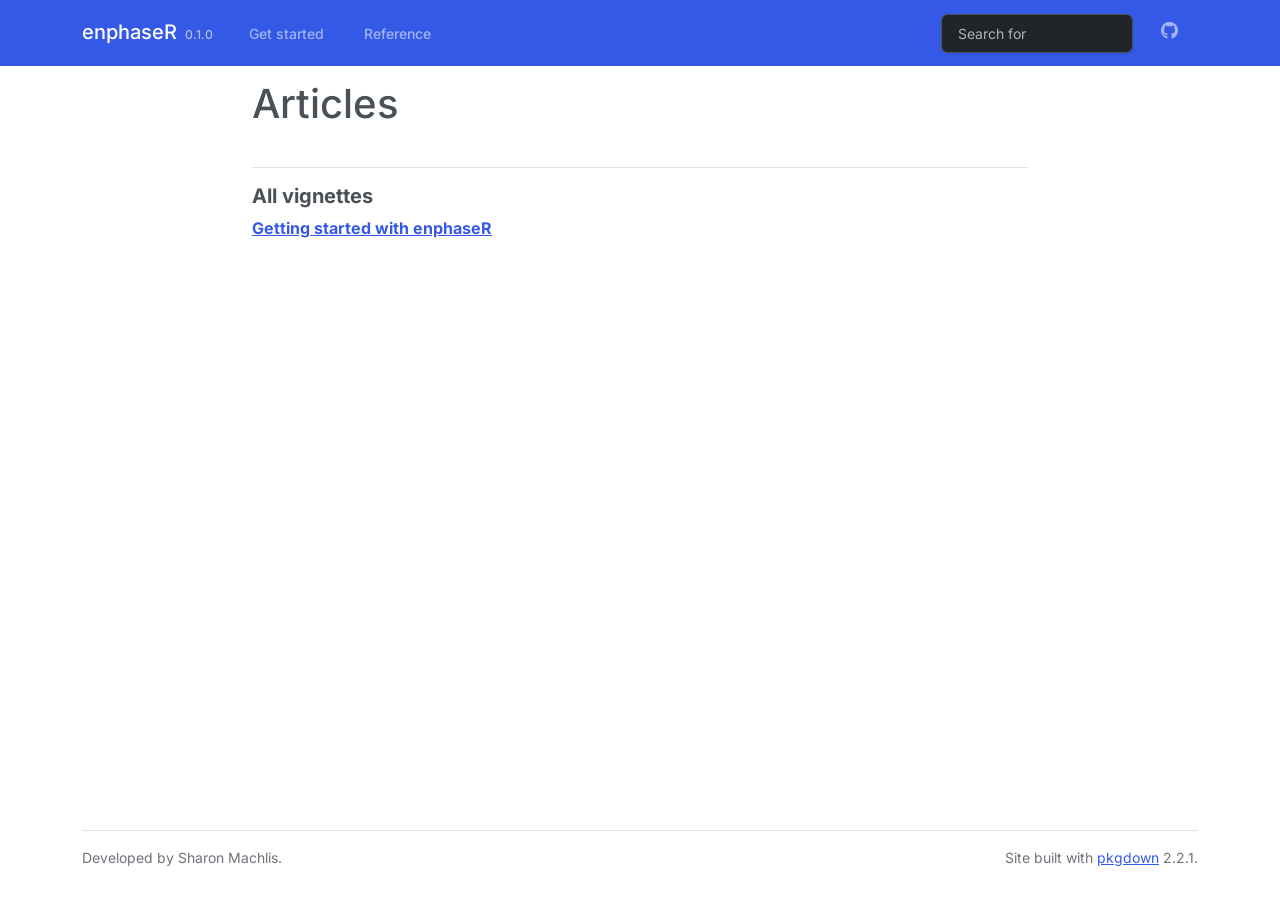
<file: articles/index.html>
<!DOCTYPE html>
<!-- Generated by pkgdown: do not edit by hand --><html lang="en"><head><meta http-equiv="Content-Type" content="text/html; charset=UTF-8"><meta charset="utf-8"><meta http-equiv="X-UA-Compatible" content="IE=edge"><meta name="viewport" content="width=device-width, initial-scale=1, shrink-to-fit=no"><title>Articles • enphaseR</title><script src="../deps/jquery-3.6.0/jquery-3.6.0.min.js"></script><meta name="viewport" content="width=device-width, initial-scale=1, shrink-to-fit=no"><link href="../deps/bootstrap-5.3.8/bootstrap.min.css" rel="stylesheet"><script src="../deps/bootstrap-5.3.8/bootstrap.bundle.min.js"></script><link href="../deps/font-awesome-6.5.2/css/all.min.css" rel="stylesheet"><link href="../deps/font-awesome-6.5.2/css/v4-shims.min.css" rel="stylesheet"><script src="../deps/headroom-0.11.0/headroom.min.js"></script><script src="../deps/headroom-0.11.0/jQuery.headroom.min.js"></script><script src="../deps/bootstrap-toc-1.0.1/bootstrap-toc.min.js"></script><script src="../deps/clipboard.js-2.0.11/clipboard.min.js"></script><script src="../deps/search-1.0.0/autocomplete.jquery.min.js"></script><script src="../deps/search-1.0.0/fuse.min.js"></script><script src="../deps/search-1.0.0/mark.min.js"></script><!-- pkgdown --><script src="../pkgdown.js"></script><meta property="og:title" content="Articles"></head><body>
    <a href="#main" class="visually-hidden-focusable">Skip to contents</a>


    <nav class="navbar navbar-expand-lg fixed-top bg-primary" data-bs-theme="dark" aria-label="Site navigation"><div class="container">

    <a class="navbar-brand me-2" href="../index.html">enphaseR</a>

    <small class="nav-text text-muted me-auto" data-bs-toggle="tooltip" data-bs-placement="bottom" title="">0.1.0</small>


    <button class="navbar-toggler" type="button" data-bs-toggle="collapse" data-bs-target="#navbar" aria-controls="navbar" aria-expanded="false" aria-label="Toggle navigation">
      <span class="navbar-toggler-icon"></span>
    </button>

    <div id="navbar" class="collapse navbar-collapse ms-3">
      <ul class="navbar-nav me-auto"><li class="nav-item"><a class="nav-link" href="../articles/enphaseR.html">Get started</a></li>
<li class="nav-item"><a class="nav-link" href="../reference/index.html">Reference</a></li>
      </ul><ul class="navbar-nav"><li class="nav-item"><form class="form-inline" role="search">
 <input class="form-control" type="search" name="search-input" id="search-input" autocomplete="off" aria-label="Search site" placeholder="Search for" data-search-index="../search.json"></form></li>
<li class="nav-item"><a class="external-link nav-link" href="https://github.com/smach/enphaseR/" aria-label="GitHub"><span class="fa fab fa-github fa-lg"></span></a></li>
      </ul></div>


  </div>
</nav><div class="container template-article-index">
<div class="row">
  <main id="main" class="col-md-9"><div class="page-header">

      <h1>Articles</h1>
    </div>

    <div class="section ">
      <h3>All vignettes</h3>
      <div class="section-desc"></div>

      <dl><dt><a href="enphaseR.html">Getting started with enphaseR</a></dt>
        <dd>
      </dd></dl></div>
  </main></div>


    <footer><div class="pkgdown-footer-left">
  <p>Developed by Sharon Machlis.</p>
</div>

<div class="pkgdown-footer-right">
  <p>Site built with <a href="https://pkgdown.r-lib.org/" class="external-link">pkgdown</a> 2.2.1.</p>
</div>

    </footer></div>





  </body></html>
</file>
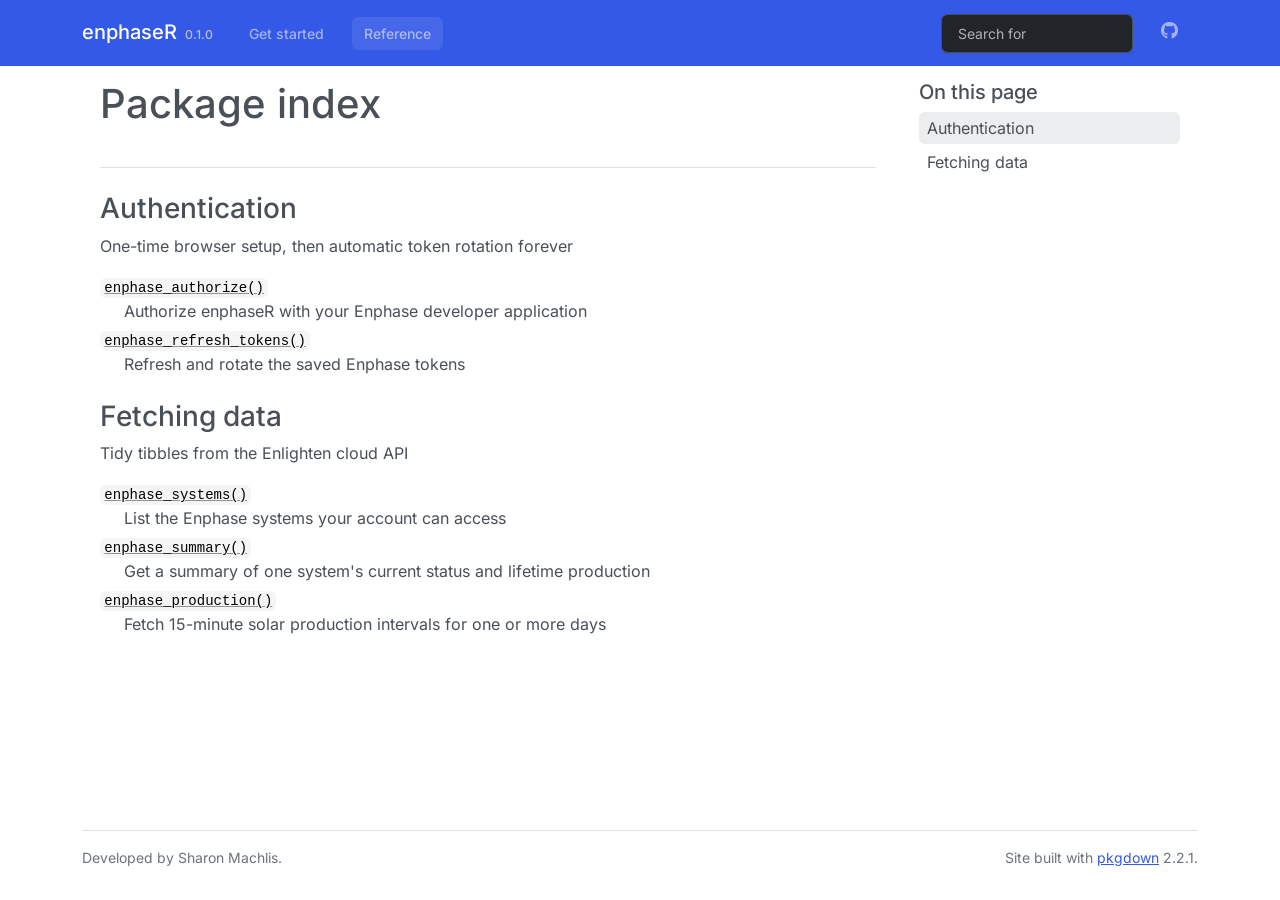
<file: reference/index.html>
<!DOCTYPE html>
<!-- Generated by pkgdown: do not edit by hand --><html lang="en"><head><meta http-equiv="Content-Type" content="text/html; charset=UTF-8"><meta charset="utf-8"><meta http-equiv="X-UA-Compatible" content="IE=edge"><meta name="viewport" content="width=device-width, initial-scale=1, shrink-to-fit=no"><title>Package index • enphaseR</title><script src="../deps/jquery-3.6.0/jquery-3.6.0.min.js"></script><meta name="viewport" content="width=device-width, initial-scale=1, shrink-to-fit=no"><link href="../deps/bootstrap-5.3.8/bootstrap.min.css" rel="stylesheet"><script src="../deps/bootstrap-5.3.8/bootstrap.bundle.min.js"></script><link href="../deps/font-awesome-6.5.2/css/all.min.css" rel="stylesheet"><link href="../deps/font-awesome-6.5.2/css/v4-shims.min.css" rel="stylesheet"><script src="../deps/headroom-0.11.0/headroom.min.js"></script><script src="../deps/headroom-0.11.0/jQuery.headroom.min.js"></script><script src="../deps/bootstrap-toc-1.0.1/bootstrap-toc.min.js"></script><script src="../deps/clipboard.js-2.0.11/clipboard.min.js"></script><script src="../deps/search-1.0.0/autocomplete.jquery.min.js"></script><script src="../deps/search-1.0.0/fuse.min.js"></script><script src="../deps/search-1.0.0/mark.min.js"></script><!-- pkgdown --><script src="../pkgdown.js"></script><meta property="og:title" content="Package index"></head><body>
    <a href="#main" class="visually-hidden-focusable">Skip to contents</a>


    <nav class="navbar navbar-expand-lg fixed-top bg-primary" data-bs-theme="dark" aria-label="Site navigation"><div class="container">

    <a class="navbar-brand me-2" href="../index.html">enphaseR</a>

    <small class="nav-text text-muted me-auto" data-bs-toggle="tooltip" data-bs-placement="bottom" title="">0.1.0</small>


    <button class="navbar-toggler" type="button" data-bs-toggle="collapse" data-bs-target="#navbar" aria-controls="navbar" aria-expanded="false" aria-label="Toggle navigation">
      <span class="navbar-toggler-icon"></span>
    </button>

    <div id="navbar" class="collapse navbar-collapse ms-3">
      <ul class="navbar-nav me-auto"><li class="nav-item"><a class="nav-link" href="../articles/enphaseR.html">Get started</a></li>
<li class="active nav-item"><a class="nav-link" href="../reference/index.html">Reference</a></li>
      </ul><ul class="navbar-nav"><li class="nav-item"><form class="form-inline" role="search">
 <input class="form-control" type="search" name="search-input" id="search-input" autocomplete="off" aria-label="Search site" placeholder="Search for" data-search-index="../search.json"></form></li>
<li class="nav-item"><a class="external-link nav-link" href="https://github.com/smach/enphaseR/" aria-label="GitHub"><span class="fa fab fa-github fa-lg"></span></a></li>
      </ul></div>


  </div>
</nav><div class="container template-reference-index">
<div class="row">
  <main id="main" class="col-md-9"><div class="page-header">

      <h1>Package index</h1>
    </div>

    <div class="section level2">
      <h2 id="authentication">Authentication<a class="anchor" aria-label="anchor" href="#authentication"></a></h2>

      <div class="section-desc"><p>One-time browser setup, then automatic token rotation forever</p></div>

      <dl></dl></div><div class="section level2">




      <dl><dt>

          <code><a href="enphase_authorize.html">enphase_authorize()</a></code>

        </dt>
        <dd>Authorize enphaseR with your Enphase developer application</dd>

        <dt>

          <code><a href="enphase_refresh_tokens.html">enphase_refresh_tokens()</a></code>

        </dt>
        <dd>Refresh and rotate the saved Enphase tokens</dd>
      </dl></div><div class="section level2">
      <h2 id="fetching-data">Fetching data<a class="anchor" aria-label="anchor" href="#fetching-data"></a></h2>

      <div class="section-desc"><p>Tidy tibbles from the Enlighten cloud API</p></div>

      <dl></dl></div><div class="section level2">




      <dl><dt>

          <code><a href="enphase_systems.html">enphase_systems()</a></code>

        </dt>
        <dd>List the Enphase systems your account can access</dd>

        <dt>

          <code><a href="enphase_summary.html">enphase_summary()</a></code>

        </dt>
        <dd>Get a summary of one system's current status and lifetime production</dd>

        <dt>

          <code><a href="enphase_production.html">enphase_production()</a></code>

        </dt>
        <dd>Fetch 15-minute solar production intervals for one or more days</dd>
      </dl></div>
  </main><aside class="col-md-3"><nav id="toc" aria-label="Table of contents"><h2>On this page</h2>
    </nav></aside></div>


    <footer><div class="pkgdown-footer-left">
  <p>Developed by Sharon Machlis.</p>
</div>

<div class="pkgdown-footer-right">
  <p>Site built with <a href="https://pkgdown.r-lib.org/" class="external-link">pkgdown</a> 2.2.1.</p>
</div>

    </footer></div>





  </body></html>
</file>
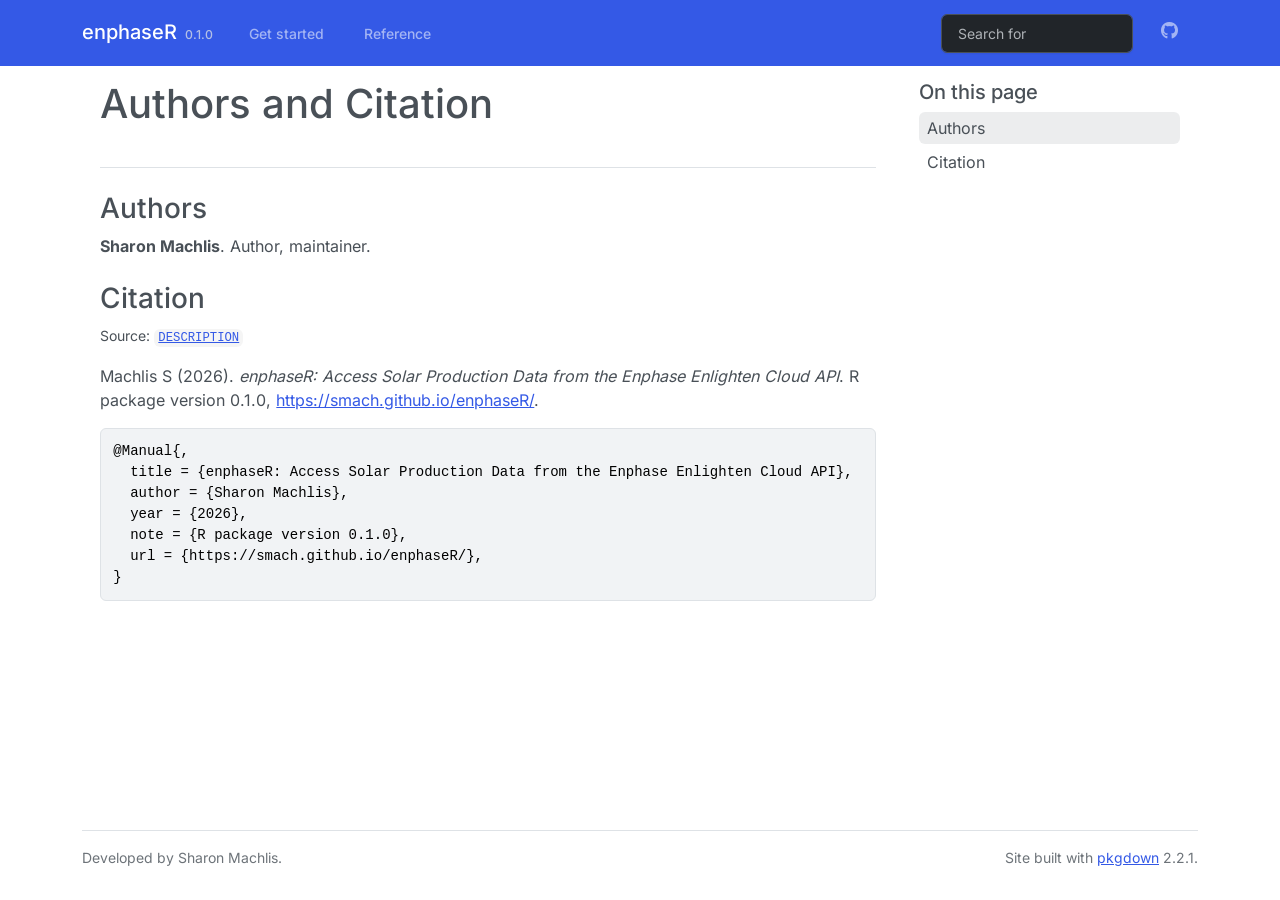
<file: authors.html>
<!DOCTYPE html>
<!-- Generated by pkgdown: do not edit by hand --><html lang="en"><head><meta http-equiv="Content-Type" content="text/html; charset=UTF-8"><meta charset="utf-8"><meta http-equiv="X-UA-Compatible" content="IE=edge"><meta name="viewport" content="width=device-width, initial-scale=1, shrink-to-fit=no"><title>Authors and Citation • enphaseR</title><script src="deps/jquery-3.6.0/jquery-3.6.0.min.js"></script><meta name="viewport" content="width=device-width, initial-scale=1, shrink-to-fit=no"><link href="deps/bootstrap-5.3.8/bootstrap.min.css" rel="stylesheet"><script src="deps/bootstrap-5.3.8/bootstrap.bundle.min.js"></script><link href="deps/font-awesome-6.5.2/css/all.min.css" rel="stylesheet"><link href="deps/font-awesome-6.5.2/css/v4-shims.min.css" rel="stylesheet"><script src="deps/headroom-0.11.0/headroom.min.js"></script><script src="deps/headroom-0.11.0/jQuery.headroom.min.js"></script><script src="deps/bootstrap-toc-1.0.1/bootstrap-toc.min.js"></script><script src="deps/clipboard.js-2.0.11/clipboard.min.js"></script><script src="deps/search-1.0.0/autocomplete.jquery.min.js"></script><script src="deps/search-1.0.0/fuse.min.js"></script><script src="deps/search-1.0.0/mark.min.js"></script><!-- pkgdown --><script src="pkgdown.js"></script><meta property="og:title" content="Authors and Citation"></head><body>
    <a href="#main" class="visually-hidden-focusable">Skip to contents</a>


    <nav class="navbar navbar-expand-lg fixed-top bg-primary" data-bs-theme="dark" aria-label="Site navigation"><div class="container">

    <a class="navbar-brand me-2" href="index.html">enphaseR</a>

    <small class="nav-text text-muted me-auto" data-bs-toggle="tooltip" data-bs-placement="bottom" title="">0.1.0</small>


    <button class="navbar-toggler" type="button" data-bs-toggle="collapse" data-bs-target="#navbar" aria-controls="navbar" aria-expanded="false" aria-label="Toggle navigation">
      <span class="navbar-toggler-icon"></span>
    </button>

    <div id="navbar" class="collapse navbar-collapse ms-3">
      <ul class="navbar-nav me-auto"><li class="nav-item"><a class="nav-link" href="articles/enphaseR.html">Get started</a></li>
<li class="nav-item"><a class="nav-link" href="reference/index.html">Reference</a></li>
      </ul><ul class="navbar-nav"><li class="nav-item"><form class="form-inline" role="search">
 <input class="form-control" type="search" name="search-input" id="search-input" autocomplete="off" aria-label="Search site" placeholder="Search for" data-search-index="search.json"></form></li>
<li class="nav-item"><a class="external-link nav-link" href="https://github.com/smach/enphaseR/" aria-label="GitHub"><span class="fa fab fa-github fa-lg"></span></a></li>
      </ul></div>


  </div>
</nav><div class="container template-citation-authors">
<div class="row">
  <main id="main" class="col-md-9"><div class="page-header">

      <h1>Authors and Citation</h1>
    </div>

    <div class="section level2">
      <h2>Authors</h2>

      <ul class="list-unstyled"><li>
          <p><strong>Sharon Machlis</strong>. Author, maintainer.
          </p>
        </li>
      </ul></div>

    <div class="section level2">
      <h2 id="citation">Citation</h2>
      <p><small class="dont-index">Source: <a href="https://github.com/smach/enphaseR/blob/main/DESCRIPTION" class="external-link"><code>DESCRIPTION</code></a></small></p>

      <p>Machlis S (2026).
<em>enphaseR: Access Solar Production Data from the Enphase Enlighten Cloud API</em>.
R package version 0.1.0, <a href="https://smach.github.io/enphaseR/">https://smach.github.io/enphaseR/</a>.
</p>
      <pre>@Manual{,
  title = {enphaseR: Access Solar Production Data from the Enphase Enlighten Cloud API},
  author = {Sharon Machlis},
  year = {2026},
  note = {R package version 0.1.0},
  url = {https://smach.github.io/enphaseR/},
}</pre>
    </div>

  </main><aside class="col-md-3"><nav id="toc" aria-label="Table of contents"><h2>On this page</h2>
    </nav></aside></div>


    <footer><div class="pkgdown-footer-left">
  <p>Developed by Sharon Machlis.</p>
</div>

<div class="pkgdown-footer-right">
  <p>Site built with <a href="https://pkgdown.r-lib.org/" class="external-link">pkgdown</a> 2.2.1.</p>
</div>

    </footer></div>





  </body></html>
</file>
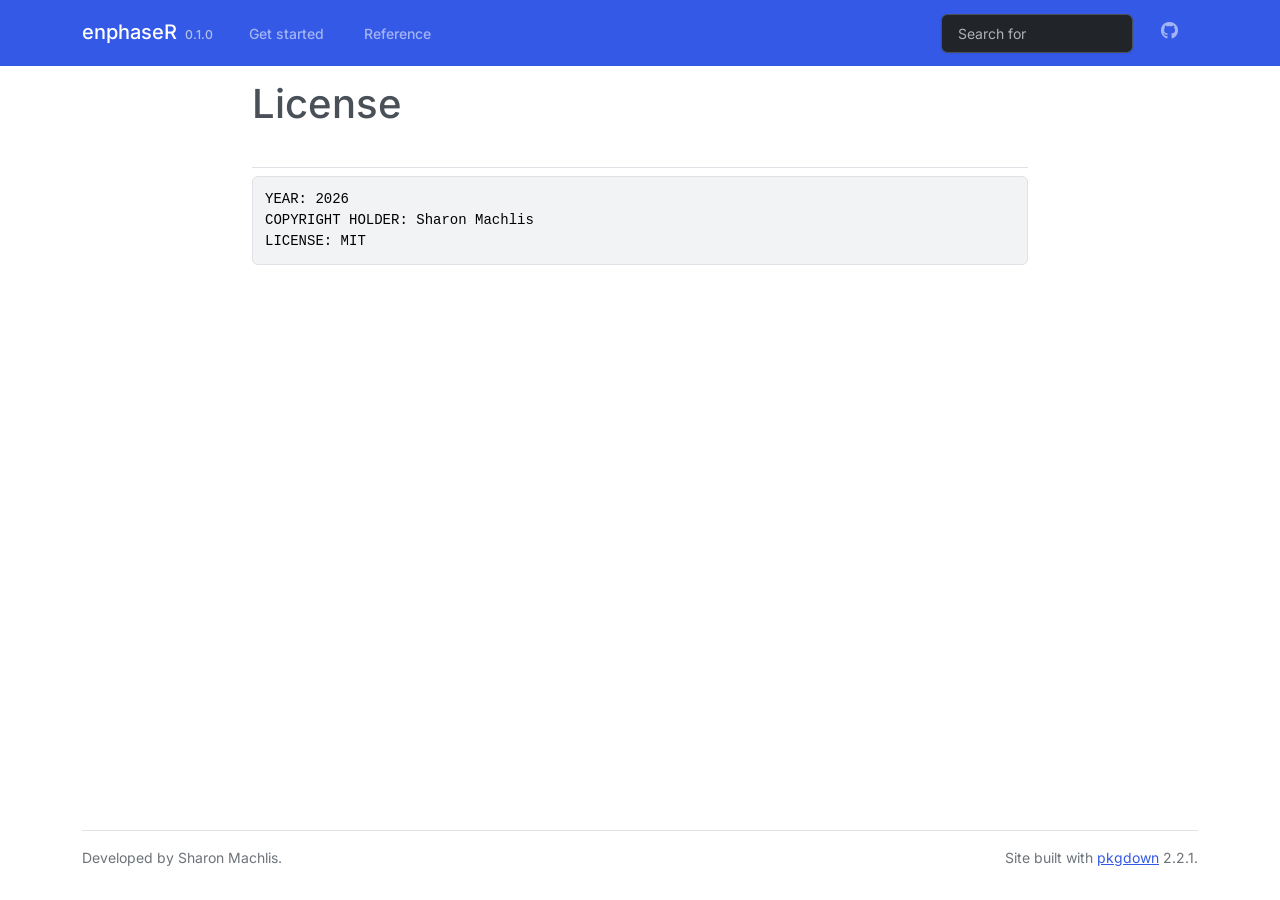
<file: LICENSE-text.html>
<!DOCTYPE html>
<!-- Generated by pkgdown: do not edit by hand --><html lang="en"><head><meta http-equiv="Content-Type" content="text/html; charset=UTF-8"><meta charset="utf-8"><meta http-equiv="X-UA-Compatible" content="IE=edge"><meta name="viewport" content="width=device-width, initial-scale=1, shrink-to-fit=no"><title>License • enphaseR</title><script src="deps/jquery-3.6.0/jquery-3.6.0.min.js"></script><meta name="viewport" content="width=device-width, initial-scale=1, shrink-to-fit=no"><link href="deps/bootstrap-5.3.8/bootstrap.min.css" rel="stylesheet"><script src="deps/bootstrap-5.3.8/bootstrap.bundle.min.js"></script><link href="deps/font-awesome-6.5.2/css/all.min.css" rel="stylesheet"><link href="deps/font-awesome-6.5.2/css/v4-shims.min.css" rel="stylesheet"><script src="deps/headroom-0.11.0/headroom.min.js"></script><script src="deps/headroom-0.11.0/jQuery.headroom.min.js"></script><script src="deps/bootstrap-toc-1.0.1/bootstrap-toc.min.js"></script><script src="deps/clipboard.js-2.0.11/clipboard.min.js"></script><script src="deps/search-1.0.0/autocomplete.jquery.min.js"></script><script src="deps/search-1.0.0/fuse.min.js"></script><script src="deps/search-1.0.0/mark.min.js"></script><!-- pkgdown --><script src="pkgdown.js"></script><meta property="og:title" content="License"></head><body>
    <a href="#main" class="visually-hidden-focusable">Skip to contents</a>


    <nav class="navbar navbar-expand-lg fixed-top bg-primary" data-bs-theme="dark" aria-label="Site navigation"><div class="container">

    <a class="navbar-brand me-2" href="index.html">enphaseR</a>

    <small class="nav-text text-muted me-auto" data-bs-toggle="tooltip" data-bs-placement="bottom" title="">0.1.0</small>


    <button class="navbar-toggler" type="button" data-bs-toggle="collapse" data-bs-target="#navbar" aria-controls="navbar" aria-expanded="false" aria-label="Toggle navigation">
      <span class="navbar-toggler-icon"></span>
    </button>

    <div id="navbar" class="collapse navbar-collapse ms-3">
      <ul class="navbar-nav me-auto"><li class="nav-item"><a class="nav-link" href="articles/enphaseR.html">Get started</a></li>
<li class="nav-item"><a class="nav-link" href="reference/index.html">Reference</a></li>
      </ul><ul class="navbar-nav"><li class="nav-item"><form class="form-inline" role="search">
 <input class="form-control" type="search" name="search-input" id="search-input" autocomplete="off" aria-label="Search site" placeholder="Search for" data-search-index="search.json"></form></li>
<li class="nav-item"><a class="external-link nav-link" href="https://github.com/smach/enphaseR/" aria-label="GitHub"><span class="fa fab fa-github fa-lg"></span></a></li>
      </ul></div>


  </div>
</nav><div class="container template-title-body">
<div class="row">
  <main id="main" class="col-md-9"><div class="page-header">

      <h1>License</h1>

    </div>

<pre>YEAR: 2026
COPYRIGHT HOLDER: Sharon Machlis
LICENSE: MIT
</pre>

  </main></div>


    <footer><div class="pkgdown-footer-left">
  <p>Developed by Sharon Machlis.</p>
</div>

<div class="pkgdown-footer-right">
  <p>Site built with <a href="https://pkgdown.r-lib.org/" class="external-link">pkgdown</a> 2.2.1.</p>
</div>

    </footer></div>





  </body></html>
</file>
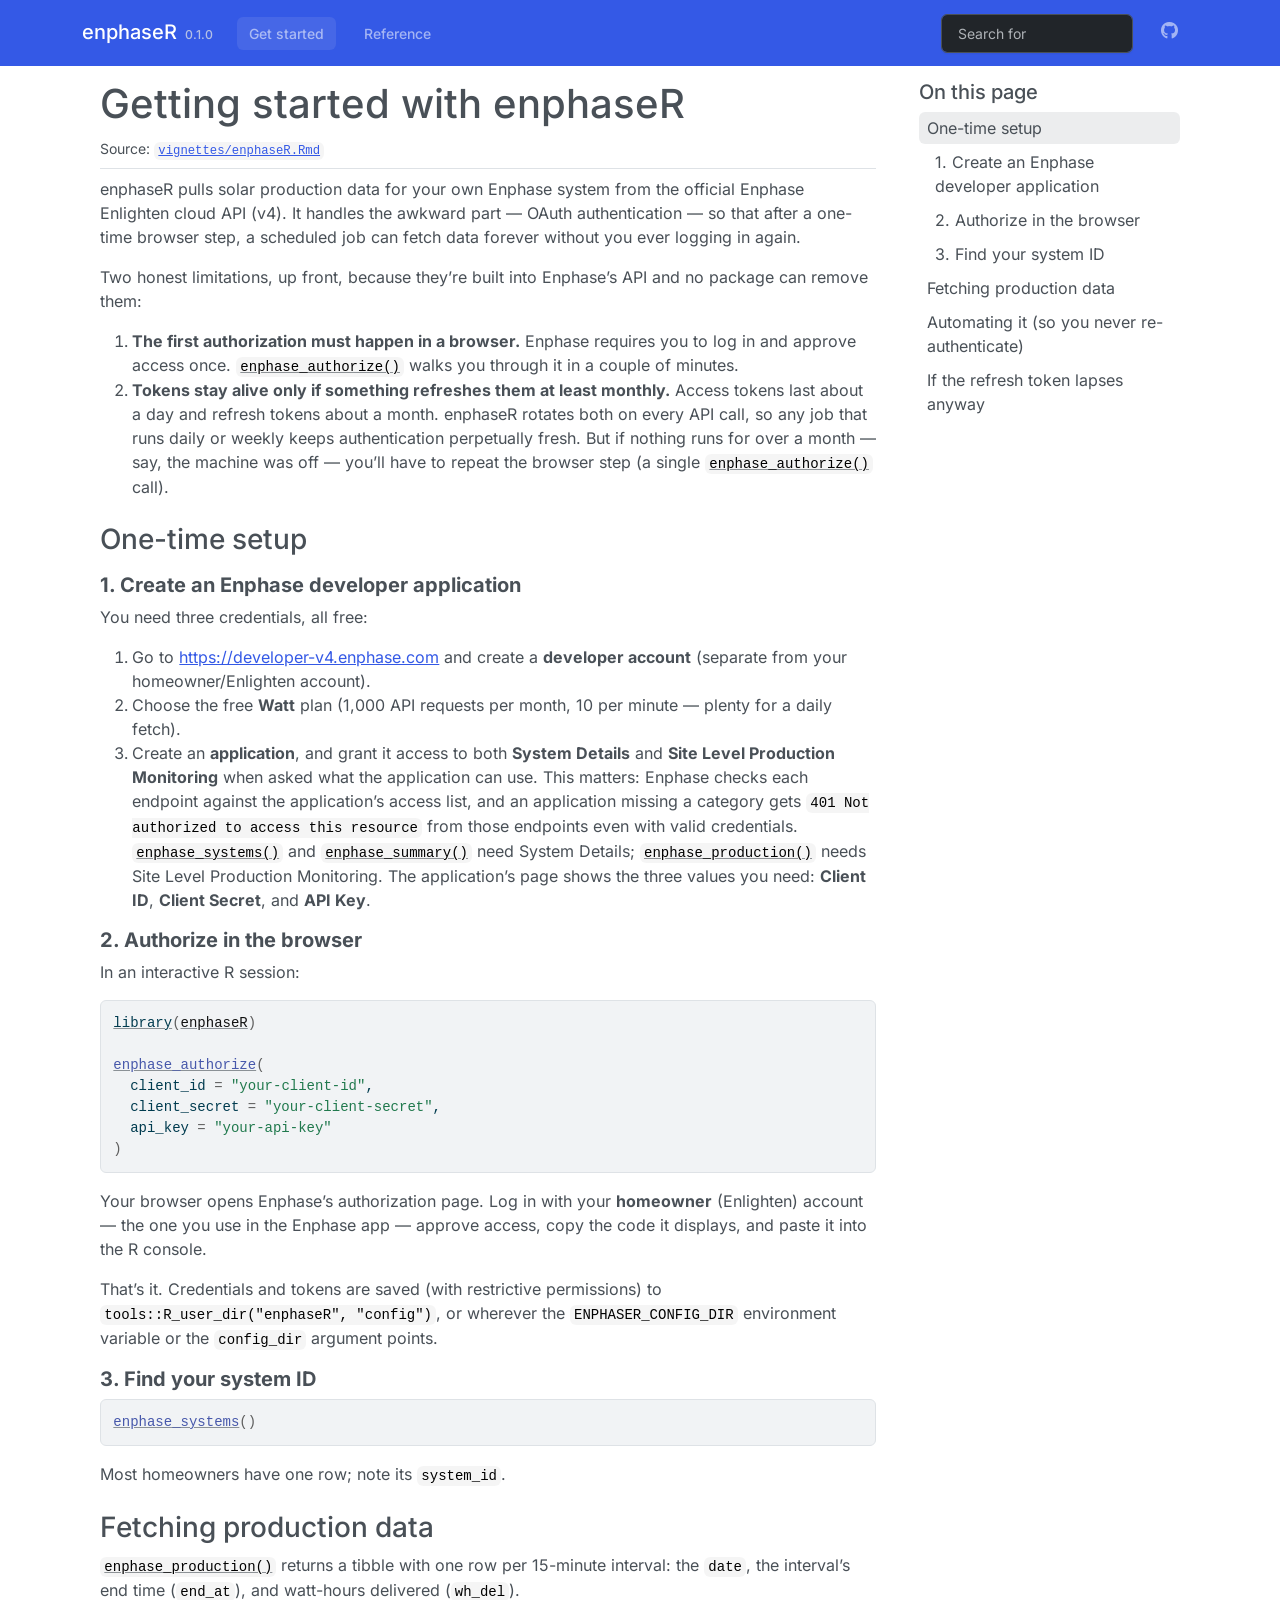
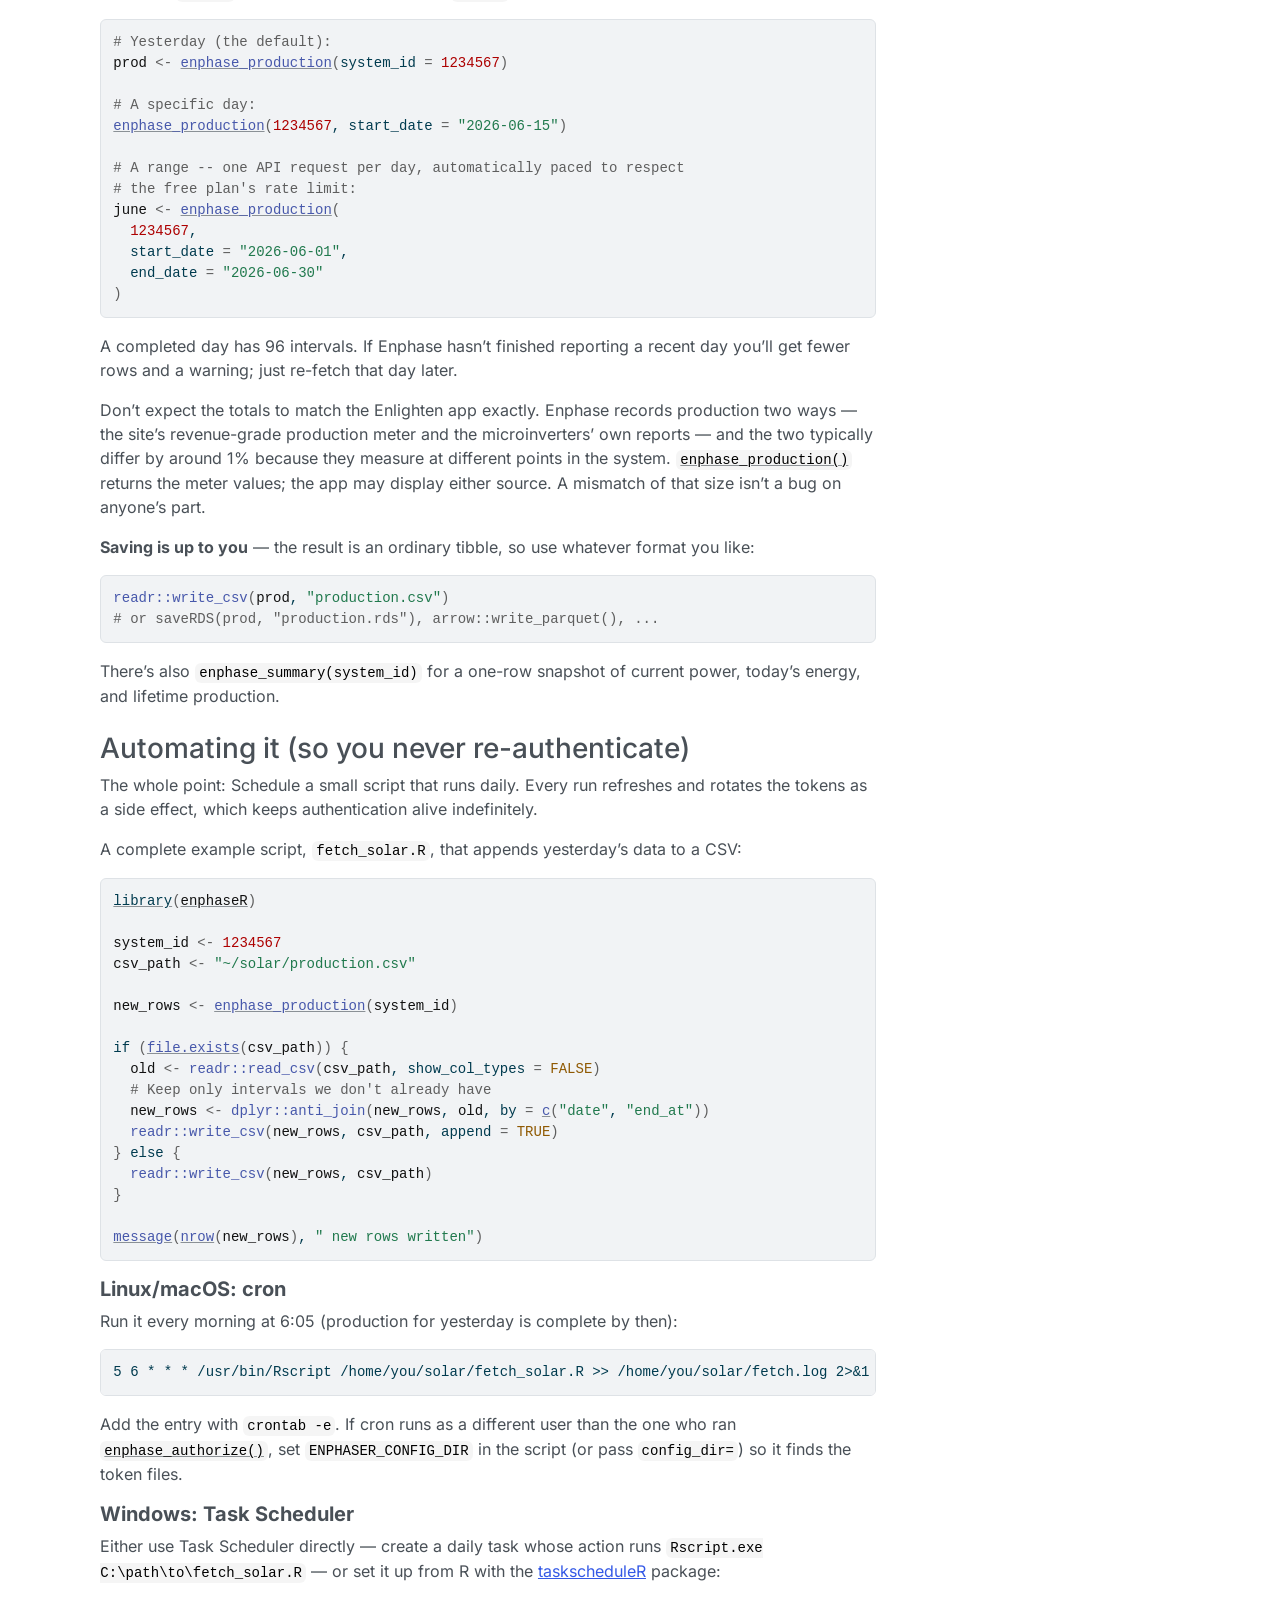
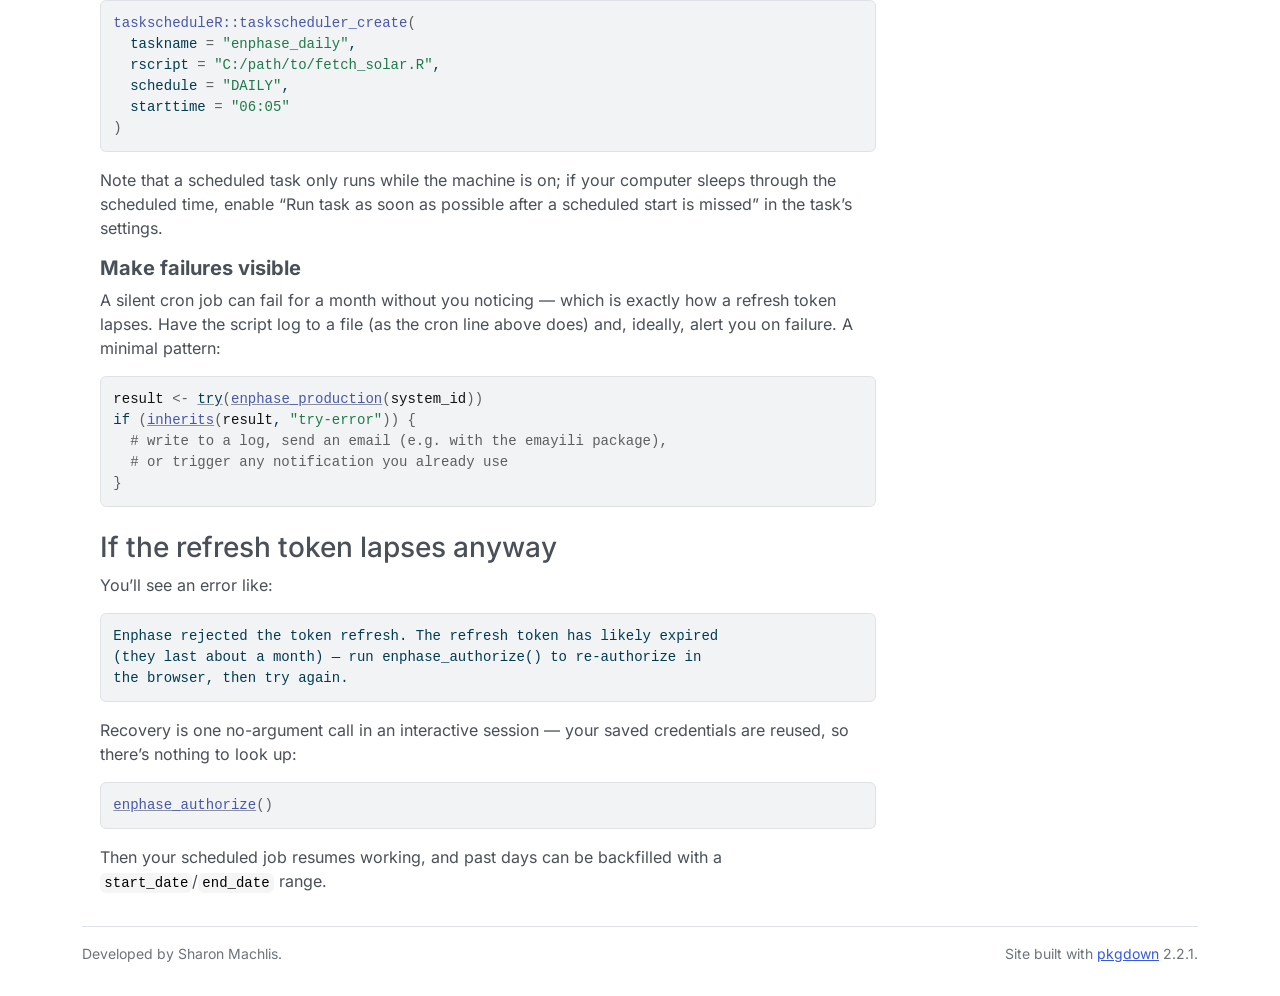
<file: articles/enphaseR.html>
<!DOCTYPE html>
<!-- Generated by pkgdown: do not edit by hand --><html lang="en">
<head>
<meta http-equiv="Content-Type" content="text/html; charset=UTF-8">
<meta charset="utf-8">
<meta http-equiv="X-UA-Compatible" content="IE=edge">
<meta name="viewport" content="width=device-width, initial-scale=1, shrink-to-fit=no">
<title>Getting started with enphaseR • enphaseR</title>
<script src="../deps/jquery-3.6.0/jquery-3.6.0.min.js"></script><meta name="viewport" content="width=device-width, initial-scale=1, shrink-to-fit=no">
<link href="../deps/bootstrap-5.3.8/bootstrap.min.css" rel="stylesheet">
<script src="../deps/bootstrap-5.3.8/bootstrap.bundle.min.js"></script><link href="../deps/font-awesome-6.5.2/css/all.min.css" rel="stylesheet">
<link href="../deps/font-awesome-6.5.2/css/v4-shims.min.css" rel="stylesheet">
<script src="../deps/headroom-0.11.0/headroom.min.js"></script><script src="../deps/headroom-0.11.0/jQuery.headroom.min.js"></script><script src="../deps/bootstrap-toc-1.0.1/bootstrap-toc.min.js"></script><script src="../deps/clipboard.js-2.0.11/clipboard.min.js"></script><script src="../deps/search-1.0.0/autocomplete.jquery.min.js"></script><script src="../deps/search-1.0.0/fuse.min.js"></script><script src="../deps/search-1.0.0/mark.min.js"></script><!-- pkgdown --><script src="../pkgdown.js"></script><meta property="og:title" content="Getting started with enphaseR">
</head>
<body>
    <a href="#main" class="visually-hidden-focusable">Skip to contents</a>


    <nav class="navbar navbar-expand-lg fixed-top bg-primary" data-bs-theme="dark" aria-label="Site navigation"><div class="container">

    <a class="navbar-brand me-2" href="../index.html">enphaseR</a>

    <small class="nav-text text-muted me-auto" data-bs-toggle="tooltip" data-bs-placement="bottom" title="">0.1.0</small>


    <button class="navbar-toggler" type="button" data-bs-toggle="collapse" data-bs-target="#navbar" aria-controls="navbar" aria-expanded="false" aria-label="Toggle navigation">
      <span class="navbar-toggler-icon"></span>
    </button>

    <div id="navbar" class="collapse navbar-collapse ms-3">
      <ul class="navbar-nav me-auto">
<li class="active nav-item"><a class="nav-link" href="../articles/enphaseR.html">Get started</a></li>
<li class="nav-item"><a class="nav-link" href="../reference/index.html">Reference</a></li>
      </ul>
<ul class="navbar-nav">
<li class="nav-item"><form class="form-inline" role="search">
 <input class="form-control" type="search" name="search-input" id="search-input" autocomplete="off" aria-label="Search site" placeholder="Search for" data-search-index="../search.json">
</form></li>
<li class="nav-item"><a class="external-link nav-link" href="https://github.com/smach/enphaseR/" aria-label="GitHub"><span class="fa fab fa-github fa-lg"></span></a></li>
      </ul>
</div>


  </div>
</nav><div class="container template-article">




<div class="row">
  <main id="main" class="col-md-9"><div class="page-header">

      <h1>Getting started with enphaseR</h1>
            
      
      <small class="dont-index">Source: <a href="https://github.com/smach/enphaseR/blob/main/vignettes/enphaseR.Rmd" class="external-link"><code>vignettes/enphaseR.Rmd</code></a></small>
      <div class="d-none name"><code>enphaseR.Rmd</code></div>
    </div>

    
    
<p>enphaseR pulls solar production data for your own Enphase system from
the official Enphase Enlighten cloud API (v4). It handles the awkward
part — OAuth authentication — so that after a one-time browser step, a
scheduled job can fetch data forever without you ever logging in
again.</p>
<p>Two honest limitations, up front, because they’re built into
Enphase’s API and no package can remove them:</p>
<ol style="list-style-type: decimal">
<li>
<strong>The first authorization must happen in a browser.</strong>
Enphase requires you to log in and approve access once.
<code><a href="../reference/enphase_authorize.html">enphase_authorize()</a></code> walks you through it in a couple of
minutes.</li>
<li>
<strong>Tokens stay alive only if something refreshes them at least
monthly.</strong> Access tokens last about a day and refresh tokens
about a month. enphaseR rotates both on every API call, so any job that
runs daily or weekly keeps authentication perpetually fresh. But if
nothing runs for over a month — say, the machine was off — you’ll have
to repeat the browser step (a single <code><a href="../reference/enphase_authorize.html">enphase_authorize()</a></code>
call).</li>
</ol>
<div class="section level2">
<h2 id="one-time-setup">One-time setup<a class="anchor" aria-label="anchor" href="#one-time-setup"></a>
</h2>
<div class="section level3">
<h3 id="create-an-enphase-developer-application">1. Create an Enphase developer application<a class="anchor" aria-label="anchor" href="#create-an-enphase-developer-application"></a>
</h3>
<p>You need three credentials, all free:</p>
<ol style="list-style-type: decimal">
<li>Go to <a href="https://developer-v4.enphase.com" class="external-link uri">https://developer-v4.enphase.com</a> and create a
<strong>developer account</strong> (separate from your
homeowner/Enlighten account).</li>
<li>Choose the free <strong>Watt</strong> plan (1,000 API requests per
month, 10 per minute — plenty for a daily fetch).</li>
<li>Create an <strong>application</strong>, and grant it access to both
<strong>System Details</strong> and <strong>Site Level Production
Monitoring</strong> when asked what the application can use. This
matters: Enphase checks each endpoint against the application’s access
list, and an application missing a category gets
<code>401 Not authorized to access this resource</code> from those
endpoints even with valid credentials. <code><a href="../reference/enphase_systems.html">enphase_systems()</a></code>
and <code><a href="../reference/enphase_summary.html">enphase_summary()</a></code> need System Details;
<code><a href="../reference/enphase_production.html">enphase_production()</a></code> needs Site Level Production
Monitoring. The application’s page shows the three values you need:
<strong>Client ID</strong>, <strong>Client Secret</strong>, and
<strong>API Key</strong>.</li>
</ol>
</div>
<div class="section level3">
<h3 id="authorize-in-the-browser">2. Authorize in the browser<a class="anchor" aria-label="anchor" href="#authorize-in-the-browser"></a>
</h3>
<p>In an interactive R session:</p>
<div class="sourceCode" id="cb1"><pre class="downlit sourceCode r">
<code class="sourceCode R"><span><span class="kw"><a href="https://rdrr.io/r/base/library.html" class="external-link">library</a></span><span class="op">(</span><span class="va"><a href="https://smach.github.io/enphaseR/">enphaseR</a></span><span class="op">)</span></span>
<span></span>
<span><span class="fu"><a href="../reference/enphase_authorize.html">enphase_authorize</a></span><span class="op">(</span></span>
<span>  client_id <span class="op">=</span> <span class="st">"your-client-id"</span>,</span>
<span>  client_secret <span class="op">=</span> <span class="st">"your-client-secret"</span>,</span>
<span>  api_key <span class="op">=</span> <span class="st">"your-api-key"</span></span>
<span><span class="op">)</span></span></code></pre></div>
<p>Your browser opens Enphase’s authorization page. Log in with your
<strong>homeowner</strong> (Enlighten) account — the one you use in the
Enphase app — approve access, copy the code it displays, and paste it
into the R console.</p>
<p>That’s it. Credentials and tokens are saved (with restrictive
permissions) to <code>tools::R_user_dir("enphaseR", "config")</code>, or
wherever the <code>ENPHASER_CONFIG_DIR</code> environment variable or
the <code>config_dir</code> argument points.</p>
</div>
<div class="section level3">
<h3 id="find-your-system-id">3. Find your system ID<a class="anchor" aria-label="anchor" href="#find-your-system-id"></a>
</h3>
<div class="sourceCode" id="cb2"><pre class="downlit sourceCode r">
<code class="sourceCode R"><span><span class="fu"><a href="../reference/enphase_systems.html">enphase_systems</a></span><span class="op">(</span><span class="op">)</span></span></code></pre></div>
<p>Most homeowners have one row; note its <code>system_id</code>.</p>
</div>
</div>
<div class="section level2">
<h2 id="fetching-production-data">Fetching production data<a class="anchor" aria-label="anchor" href="#fetching-production-data"></a>
</h2>
<p><code><a href="../reference/enphase_production.html">enphase_production()</a></code> returns a tibble with one row per
15-minute interval: the <code>date</code>, the interval’s end time
(<code>end_at</code>), and watt-hours delivered
(<code>wh_del</code>).</p>
<div class="sourceCode" id="cb3"><pre class="downlit sourceCode r">
<code class="sourceCode R"><span><span class="co"># Yesterday (the default):</span></span>
<span><span class="va">prod</span> <span class="op">&lt;-</span> <span class="fu"><a href="../reference/enphase_production.html">enphase_production</a></span><span class="op">(</span>system_id <span class="op">=</span> <span class="fl">1234567</span><span class="op">)</span></span>
<span></span>
<span><span class="co"># A specific day:</span></span>
<span><span class="fu"><a href="../reference/enphase_production.html">enphase_production</a></span><span class="op">(</span><span class="fl">1234567</span>, start_date <span class="op">=</span> <span class="st">"2026-06-15"</span><span class="op">)</span></span>
<span></span>
<span><span class="co"># A range -- one API request per day, automatically paced to respect</span></span>
<span><span class="co"># the free plan's rate limit:</span></span>
<span><span class="va">june</span> <span class="op">&lt;-</span> <span class="fu"><a href="../reference/enphase_production.html">enphase_production</a></span><span class="op">(</span></span>
<span>  <span class="fl">1234567</span>,</span>
<span>  start_date <span class="op">=</span> <span class="st">"2026-06-01"</span>,</span>
<span>  end_date <span class="op">=</span> <span class="st">"2026-06-30"</span></span>
<span><span class="op">)</span></span></code></pre></div>
<p>A completed day has 96 intervals. If Enphase hasn’t finished
reporting a recent day you’ll get fewer rows and a warning; just
re-fetch that day later.</p>
<p>Don’t expect the totals to match the Enlighten app exactly. Enphase
records production two ways — the site’s revenue-grade production meter
and the microinverters’ own reports — and the two typically differ by
around 1% because they measure at different points in the system.
<code><a href="../reference/enphase_production.html">enphase_production()</a></code> returns the meter values; the app may
display either source. A mismatch of that size isn’t a bug on anyone’s
part.</p>
<p><strong>Saving is up to you</strong> — the result is an ordinary
tibble, so use whatever format you like:</p>
<div class="sourceCode" id="cb4"><pre class="downlit sourceCode r">
<code class="sourceCode R"><span><span class="fu">readr</span><span class="fu">::</span><span class="fu">write_csv</span><span class="op">(</span><span class="va">prod</span>, <span class="st">"production.csv"</span><span class="op">)</span></span>
<span><span class="co"># or saveRDS(prod, "production.rds"), arrow::write_parquet(), ...</span></span></code></pre></div>
<p>There’s also <code>enphase_summary(system_id)</code> for a one-row
snapshot of current power, today’s energy, and lifetime production.</p>
</div>
<div class="section level2">
<h2 id="automating-it-so-you-never-re-authenticate">Automating it (so you never re-authenticate)<a class="anchor" aria-label="anchor" href="#automating-it-so-you-never-re-authenticate"></a>
</h2>
<p>The whole point: Schedule a small script that runs daily. Every run
refreshes and rotates the tokens as a side effect, which keeps
authentication alive indefinitely.</p>
<p>A complete example script, <code>fetch_solar.R</code>, that appends
yesterday’s data to a CSV:</p>
<div class="sourceCode" id="cb5"><pre class="downlit sourceCode r">
<code class="sourceCode R"><span><span class="kw"><a href="https://rdrr.io/r/base/library.html" class="external-link">library</a></span><span class="op">(</span><span class="va"><a href="https://smach.github.io/enphaseR/">enphaseR</a></span><span class="op">)</span></span>
<span></span>
<span><span class="va">system_id</span> <span class="op">&lt;-</span> <span class="fl">1234567</span></span>
<span><span class="va">csv_path</span> <span class="op">&lt;-</span> <span class="st">"~/solar/production.csv"</span></span>
<span></span>
<span><span class="va">new_rows</span> <span class="op">&lt;-</span> <span class="fu"><a href="../reference/enphase_production.html">enphase_production</a></span><span class="op">(</span><span class="va">system_id</span><span class="op">)</span></span>
<span></span>
<span><span class="kw">if</span> <span class="op">(</span><span class="fu"><a href="https://rdrr.io/r/base/files.html" class="external-link">file.exists</a></span><span class="op">(</span><span class="va">csv_path</span><span class="op">)</span><span class="op">)</span> <span class="op">{</span></span>
<span>  <span class="va">old</span> <span class="op">&lt;-</span> <span class="fu">readr</span><span class="fu">::</span><span class="fu">read_csv</span><span class="op">(</span><span class="va">csv_path</span>, show_col_types <span class="op">=</span> <span class="cn">FALSE</span><span class="op">)</span></span>
<span>  <span class="co"># Keep only intervals we don't already have</span></span>
<span>  <span class="va">new_rows</span> <span class="op">&lt;-</span> <span class="fu">dplyr</span><span class="fu">::</span><span class="fu">anti_join</span><span class="op">(</span><span class="va">new_rows</span>, <span class="va">old</span>, by <span class="op">=</span> <span class="fu"><a href="https://rdrr.io/r/base/c.html" class="external-link">c</a></span><span class="op">(</span><span class="st">"date"</span>, <span class="st">"end_at"</span><span class="op">)</span><span class="op">)</span></span>
<span>  <span class="fu">readr</span><span class="fu">::</span><span class="fu">write_csv</span><span class="op">(</span><span class="va">new_rows</span>, <span class="va">csv_path</span>, append <span class="op">=</span> <span class="cn">TRUE</span><span class="op">)</span></span>
<span><span class="op">}</span> <span class="kw">else</span> <span class="op">{</span></span>
<span>  <span class="fu">readr</span><span class="fu">::</span><span class="fu">write_csv</span><span class="op">(</span><span class="va">new_rows</span>, <span class="va">csv_path</span><span class="op">)</span></span>
<span><span class="op">}</span></span>
<span></span>
<span><span class="fu"><a href="https://rdrr.io/r/base/message.html" class="external-link">message</a></span><span class="op">(</span><span class="fu"><a href="https://rdrr.io/r/base/nrow.html" class="external-link">nrow</a></span><span class="op">(</span><span class="va">new_rows</span><span class="op">)</span>, <span class="st">" new rows written"</span><span class="op">)</span></span></code></pre></div>
<div class="section level3">
<h3 id="linuxmacos-cron">Linux/macOS: cron<a class="anchor" aria-label="anchor" href="#linuxmacos-cron"></a>
</h3>
<p>Run it every morning at 6:05 (production for yesterday is complete by
then):</p>
<pre><code>5 6 * * * /usr/bin/Rscript /home/you/solar/fetch_solar.R &gt;&gt; /home/you/solar/fetch.log 2&gt;&amp;1</code></pre>
<p>Add the entry with <code>crontab -e</code>. If cron runs as a
different user than the one who ran <code><a href="../reference/enphase_authorize.html">enphase_authorize()</a></code>,
set <code>ENPHASER_CONFIG_DIR</code> in the script (or pass
<code>config_dir=</code>) so it finds the token files.</p>
</div>
<div class="section level3">
<h3 id="windows-task-scheduler">Windows: Task Scheduler<a class="anchor" aria-label="anchor" href="#windows-task-scheduler"></a>
</h3>
<p>Either use Task Scheduler directly — create a daily task whose action
runs <code>Rscript.exe C:\path\to\fetch_solar.R</code> — or set it up
from R with the <a href="https://cran.r-project.org/package=taskscheduleR" class="external-link">taskscheduleR</a>
package:</p>
<div class="sourceCode" id="cb7"><pre class="downlit sourceCode r">
<code class="sourceCode R"><span><span class="fu">taskscheduleR</span><span class="fu">::</span><span class="fu">taskscheduler_create</span><span class="op">(</span></span>
<span>  taskname <span class="op">=</span> <span class="st">"enphase_daily"</span>,</span>
<span>  rscript <span class="op">=</span> <span class="st">"C:/path/to/fetch_solar.R"</span>,</span>
<span>  schedule <span class="op">=</span> <span class="st">"DAILY"</span>,</span>
<span>  starttime <span class="op">=</span> <span class="st">"06:05"</span></span>
<span><span class="op">)</span></span></code></pre></div>
<p>Note that a scheduled task only runs while the machine is on; if your
computer sleeps through the scheduled time, enable “Run task as soon as
possible after a scheduled start is missed” in the task’s settings.</p>
</div>
<div class="section level3">
<h3 id="make-failures-visible">Make failures visible<a class="anchor" aria-label="anchor" href="#make-failures-visible"></a>
</h3>
<p>A silent cron job can fail for a month without you noticing — which
is exactly how a refresh token lapses. Have the script log to a file (as
the cron line above does) and, ideally, alert you on failure. A minimal
pattern:</p>
<div class="sourceCode" id="cb8"><pre class="downlit sourceCode r">
<code class="sourceCode R"><span><span class="va">result</span> <span class="op">&lt;-</span> <span class="kw"><a href="https://rdrr.io/r/base/try.html" class="external-link">try</a></span><span class="op">(</span><span class="fu"><a href="../reference/enphase_production.html">enphase_production</a></span><span class="op">(</span><span class="va">system_id</span><span class="op">)</span><span class="op">)</span></span>
<span><span class="kw">if</span> <span class="op">(</span><span class="fu"><a href="https://rdrr.io/r/base/class.html" class="external-link">inherits</a></span><span class="op">(</span><span class="va">result</span>, <span class="st">"try-error"</span><span class="op">)</span><span class="op">)</span> <span class="op">{</span></span>
<span>  <span class="co"># write to a log, send an email (e.g. with the emayili package),</span></span>
<span>  <span class="co"># or trigger any notification you already use</span></span>
<span><span class="op">}</span></span></code></pre></div>
</div>
</div>
<div class="section level2">
<h2 id="if-the-refresh-token-lapses-anyway">If the refresh token lapses anyway<a class="anchor" aria-label="anchor" href="#if-the-refresh-token-lapses-anyway"></a>
</h2>
<p>You’ll see an error like:</p>
<pre><code>Enphase rejected the token refresh. The refresh token has likely expired
(they last about a month) — run enphase_authorize() to re-authorize in
the browser, then try again.</code></pre>
<p>Recovery is one no-argument call in an interactive session — your
saved credentials are reused, so there’s nothing to look up:</p>
<div class="sourceCode" id="cb10"><pre class="downlit sourceCode r">
<code class="sourceCode R"><span><span class="fu"><a href="../reference/enphase_authorize.html">enphase_authorize</a></span><span class="op">(</span><span class="op">)</span></span></code></pre></div>
<p>Then your scheduled job resumes working, and past days can be
backfilled with a <code>start_date</code>/<code>end_date</code>
range.</p>
</div>
  </main><aside class="col-md-3"><nav id="toc" aria-label="Table of contents"><h2>On this page</h2>
    </nav></aside>
</div>



    <footer><div class="pkgdown-footer-left">
  <p>Developed by Sharon Machlis.</p>
</div>

<div class="pkgdown-footer-right">
  <p>Site built with <a href="https://pkgdown.r-lib.org/" class="external-link">pkgdown</a> 2.2.1.</p>
</div>

    </footer>
</div>





  </body>
</html>
</file>
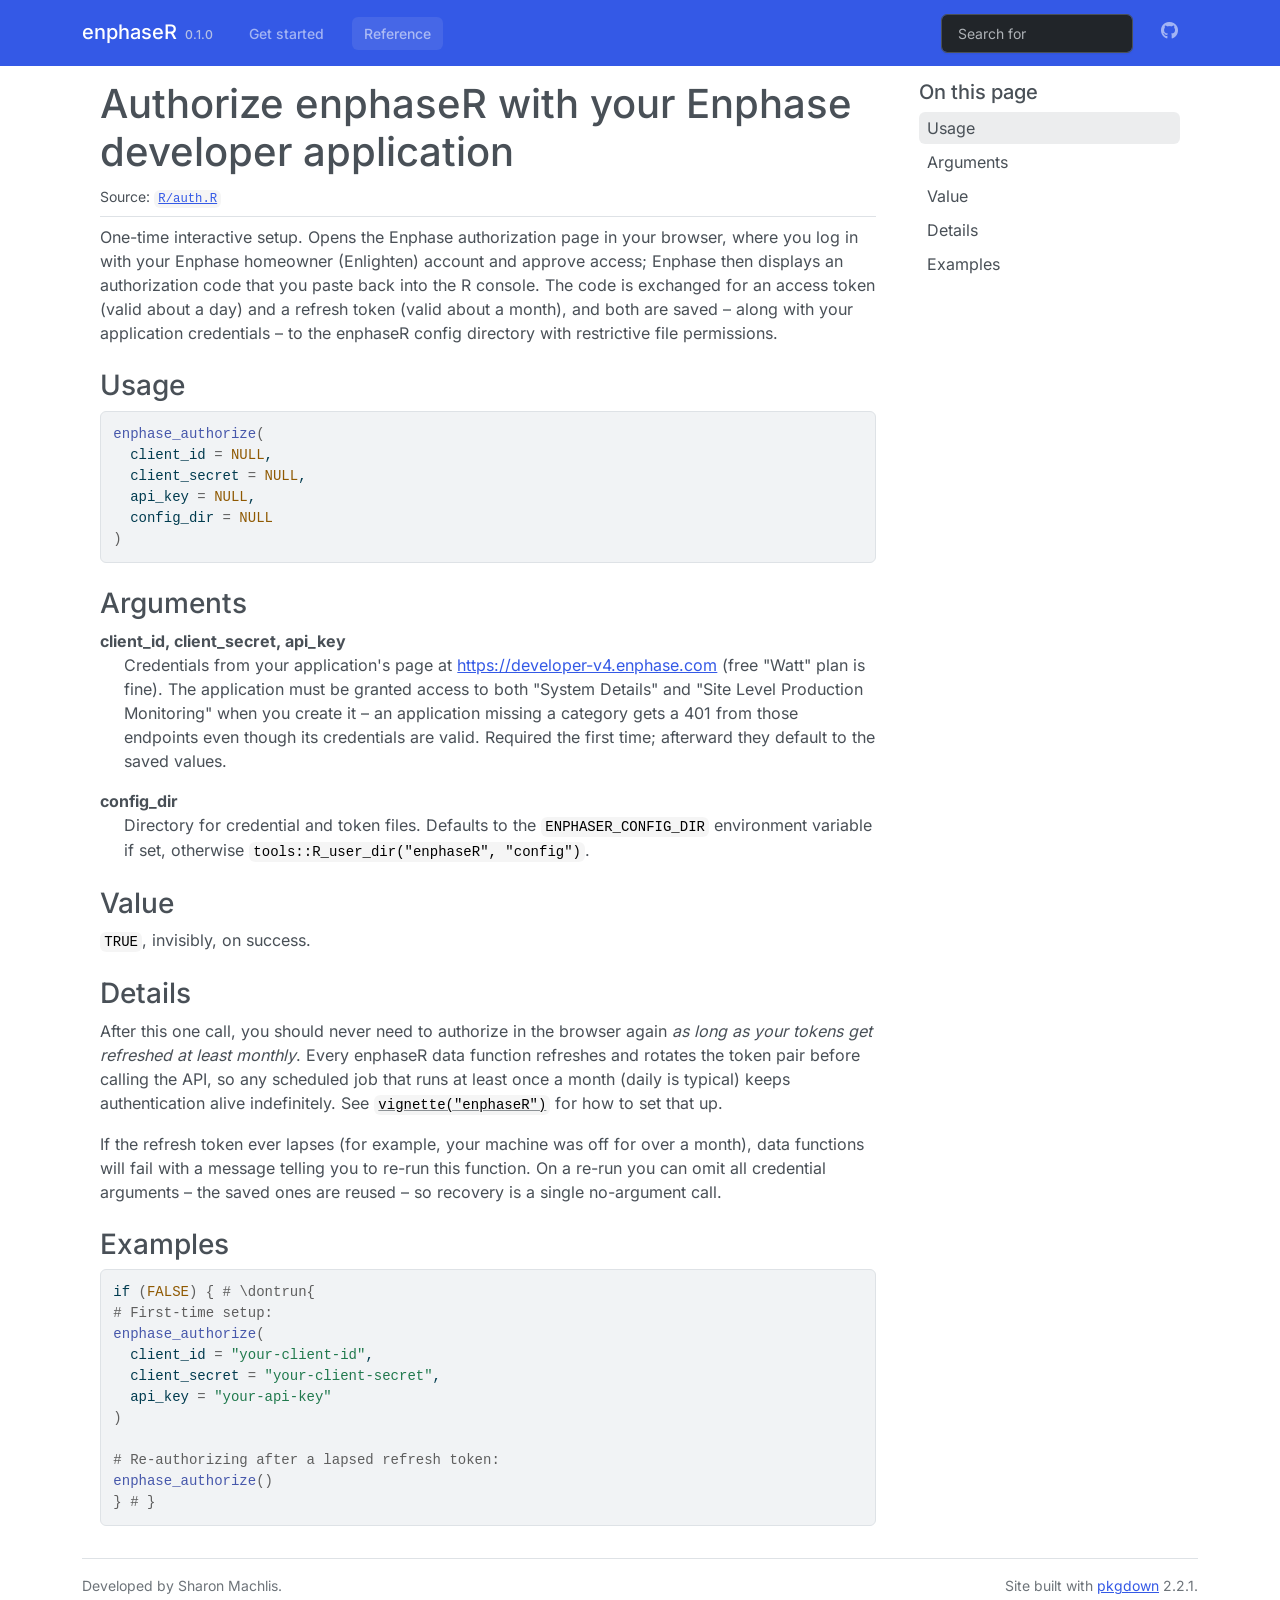
<file: reference/enphase_authorize.html>
<!DOCTYPE html>
<!-- Generated by pkgdown: do not edit by hand --><html lang="en"><head><meta http-equiv="Content-Type" content="text/html; charset=UTF-8"><meta charset="utf-8"><meta http-equiv="X-UA-Compatible" content="IE=edge"><meta name="viewport" content="width=device-width, initial-scale=1, shrink-to-fit=no"><title>Authorize enphaseR with your Enphase developer application — enphase_authorize • enphaseR</title><script src="../deps/jquery-3.6.0/jquery-3.6.0.min.js"></script><meta name="viewport" content="width=device-width, initial-scale=1, shrink-to-fit=no"><link href="../deps/bootstrap-5.3.8/bootstrap.min.css" rel="stylesheet"><script src="../deps/bootstrap-5.3.8/bootstrap.bundle.min.js"></script><link href="../deps/font-awesome-6.5.2/css/all.min.css" rel="stylesheet"><link href="../deps/font-awesome-6.5.2/css/v4-shims.min.css" rel="stylesheet"><script src="../deps/headroom-0.11.0/headroom.min.js"></script><script src="../deps/headroom-0.11.0/jQuery.headroom.min.js"></script><script src="../deps/bootstrap-toc-1.0.1/bootstrap-toc.min.js"></script><script src="../deps/clipboard.js-2.0.11/clipboard.min.js"></script><script src="../deps/search-1.0.0/autocomplete.jquery.min.js"></script><script src="../deps/search-1.0.0/fuse.min.js"></script><script src="../deps/search-1.0.0/mark.min.js"></script><!-- pkgdown --><script src="../pkgdown.js"></script><meta property="og:title" content="Authorize enphaseR with your Enphase developer application — enphase_authorize"><meta name="description" content="One-time interactive setup. Opens the Enphase authorization page in your
browser, where you log in with your Enphase homeowner (Enlighten) account
and approve access; Enphase then displays an authorization code that you
paste back into the R console. The code is exchanged for an access token
(valid about a day) and a refresh token (valid about a month), and both
are saved – along with your application credentials – to the enphaseR
config directory with restrictive file permissions."><meta property="og:description" content="One-time interactive setup. Opens the Enphase authorization page in your
browser, where you log in with your Enphase homeowner (Enlighten) account
and approve access; Enphase then displays an authorization code that you
paste back into the R console. The code is exchanged for an access token
(valid about a day) and a refresh token (valid about a month), and both
are saved – along with your application credentials – to the enphaseR
config directory with restrictive file permissions."></head><body>
    <a href="#main" class="visually-hidden-focusable">Skip to contents</a>


    <nav class="navbar navbar-expand-lg fixed-top bg-primary" data-bs-theme="dark" aria-label="Site navigation"><div class="container">

    <a class="navbar-brand me-2" href="../index.html">enphaseR</a>

    <small class="nav-text text-muted me-auto" data-bs-toggle="tooltip" data-bs-placement="bottom" title="">0.1.0</small>


    <button class="navbar-toggler" type="button" data-bs-toggle="collapse" data-bs-target="#navbar" aria-controls="navbar" aria-expanded="false" aria-label="Toggle navigation">
      <span class="navbar-toggler-icon"></span>
    </button>

    <div id="navbar" class="collapse navbar-collapse ms-3">
      <ul class="navbar-nav me-auto"><li class="nav-item"><a class="nav-link" href="../articles/enphaseR.html">Get started</a></li>
<li class="active nav-item"><a class="nav-link" href="../reference/index.html">Reference</a></li>
      </ul><ul class="navbar-nav"><li class="nav-item"><form class="form-inline" role="search">
 <input class="form-control" type="search" name="search-input" id="search-input" autocomplete="off" aria-label="Search site" placeholder="Search for" data-search-index="../search.json"></form></li>
<li class="nav-item"><a class="external-link nav-link" href="https://github.com/smach/enphaseR/" aria-label="GitHub"><span class="fa fab fa-github fa-lg"></span></a></li>
      </ul></div>


  </div>
</nav><div class="container template-reference-topic">
<div class="row">
  <main id="main" class="col-md-9"><div class="page-header">

      <h1>Authorize enphaseR with your Enphase developer application</h1>
      <small class="dont-index">Source: <a href="https://github.com/smach/enphaseR/blob/main/R/auth.R" class="external-link"><code>R/auth.R</code></a></small>
      <div class="d-none name"><code>enphase_authorize.Rd</code></div>
    </div>

    <div class="ref-description section level2">
    <p>One-time interactive setup. Opens the Enphase authorization page in your
browser, where you log in with your Enphase homeowner (Enlighten) account
and approve access; Enphase then displays an authorization code that you
paste back into the R console. The code is exchanged for an access token
(valid about a day) and a refresh token (valid about a month), and both
are saved – along with your application credentials – to the enphaseR
config directory with restrictive file permissions.</p>
    </div>

    <div class="section level2">
    <h2 id="ref-usage">Usage<a class="anchor" aria-label="anchor" href="#ref-usage"></a></h2>
    <div class="sourceCode"><pre class="sourceCode r"><code><span><span class="fu">enphase_authorize</span><span class="op">(</span></span>
<span>  client_id <span class="op">=</span> <span class="cn">NULL</span>,</span>
<span>  client_secret <span class="op">=</span> <span class="cn">NULL</span>,</span>
<span>  api_key <span class="op">=</span> <span class="cn">NULL</span>,</span>
<span>  config_dir <span class="op">=</span> <span class="cn">NULL</span></span>
<span><span class="op">)</span></span></code></pre></div>
    </div>

    <div class="section level2">
    <h2 id="arguments">Arguments<a class="anchor" aria-label="anchor" href="#arguments"></a></h2>


<dl><dt id="arg-client-id-client-secret-api-key">client_id, client_secret, api_key<a class="anchor" aria-label="anchor" href="#arg-client-id-client-secret-api-key"></a></dt>
<dd><p>Credentials from your application's
page at <a href="https://developer-v4.enphase.com" class="external-link">https://developer-v4.enphase.com</a> (free "Watt" plan is fine).
The application must be granted access to both "System Details" and
"Site Level Production Monitoring" when you create it – an application
missing a category gets a 401 from those endpoints even though its
credentials are valid. Required the first time; afterward they default
to the saved values.</p></dd>


<dt id="arg-config-dir">config_dir<a class="anchor" aria-label="anchor" href="#arg-config-dir"></a></dt>
<dd><p>Directory for credential and token files. Defaults to
the <code>ENPHASER_CONFIG_DIR</code> environment variable if set, otherwise
<code>tools::R_user_dir("enphaseR", "config")</code>.</p></dd>

</dl></div>
    <div class="section level2">
    <h2 id="value">Value<a class="anchor" aria-label="anchor" href="#value"></a></h2>
    <p><code>TRUE</code>, invisibly, on success.</p>
    </div>
    <div class="section level2">
    <h2 id="details">Details<a class="anchor" aria-label="anchor" href="#details"></a></h2>
    <p>After this one call, you should never need to authorize in the browser
again <em>as long as your tokens get refreshed at least monthly</em>. Every
enphaseR data function refreshes and rotates the token pair before
calling the API, so any scheduled job that runs at least once a month
(daily is typical) keeps authentication alive indefinitely. See
<code><a href="../articles/enphaseR.html">vignette("enphaseR")</a></code> for how to set that up.</p>
<p>If the refresh token ever lapses (for example, your machine was off for
over a month), data functions will fail with a message telling you to
re-run this function. On a re-run you can omit all credential arguments –
the saved ones are reused – so recovery is a single no-argument call.</p>
    </div>

    <div class="section level2">
    <h2 id="ref-examples">Examples<a class="anchor" aria-label="anchor" href="#ref-examples"></a></h2>
    <div class="sourceCode"><pre class="sourceCode r"><code><span class="r-in"><span><span class="kw">if</span> <span class="op">(</span><span class="cn">FALSE</span><span class="op">)</span> <span class="op">{</span> <span class="co"># \dontrun{</span></span></span>
<span class="r-in"><span><span class="co"># First-time setup:</span></span></span>
<span class="r-in"><span><span class="fu">enphase_authorize</span><span class="op">(</span></span></span>
<span class="r-in"><span>  client_id <span class="op">=</span> <span class="st">"your-client-id"</span>,</span></span>
<span class="r-in"><span>  client_secret <span class="op">=</span> <span class="st">"your-client-secret"</span>,</span></span>
<span class="r-in"><span>  api_key <span class="op">=</span> <span class="st">"your-api-key"</span></span></span>
<span class="r-in"><span><span class="op">)</span></span></span>
<span class="r-in"><span></span></span>
<span class="r-in"><span><span class="co"># Re-authorizing after a lapsed refresh token:</span></span></span>
<span class="r-in"><span><span class="fu">enphase_authorize</span><span class="op">(</span><span class="op">)</span></span></span>
<span class="r-in"><span><span class="op">}</span> <span class="co"># }</span></span></span>
</code></pre></div>
    </div>
  </main><aside class="col-md-3"><nav id="toc" aria-label="Table of contents"><h2>On this page</h2>
    </nav></aside></div>


    <footer><div class="pkgdown-footer-left">
  <p>Developed by Sharon Machlis.</p>
</div>

<div class="pkgdown-footer-right">
  <p>Site built with <a href="https://pkgdown.r-lib.org/" class="external-link">pkgdown</a> 2.2.1.</p>
</div>

    </footer></div>





  </body></html>
</file>
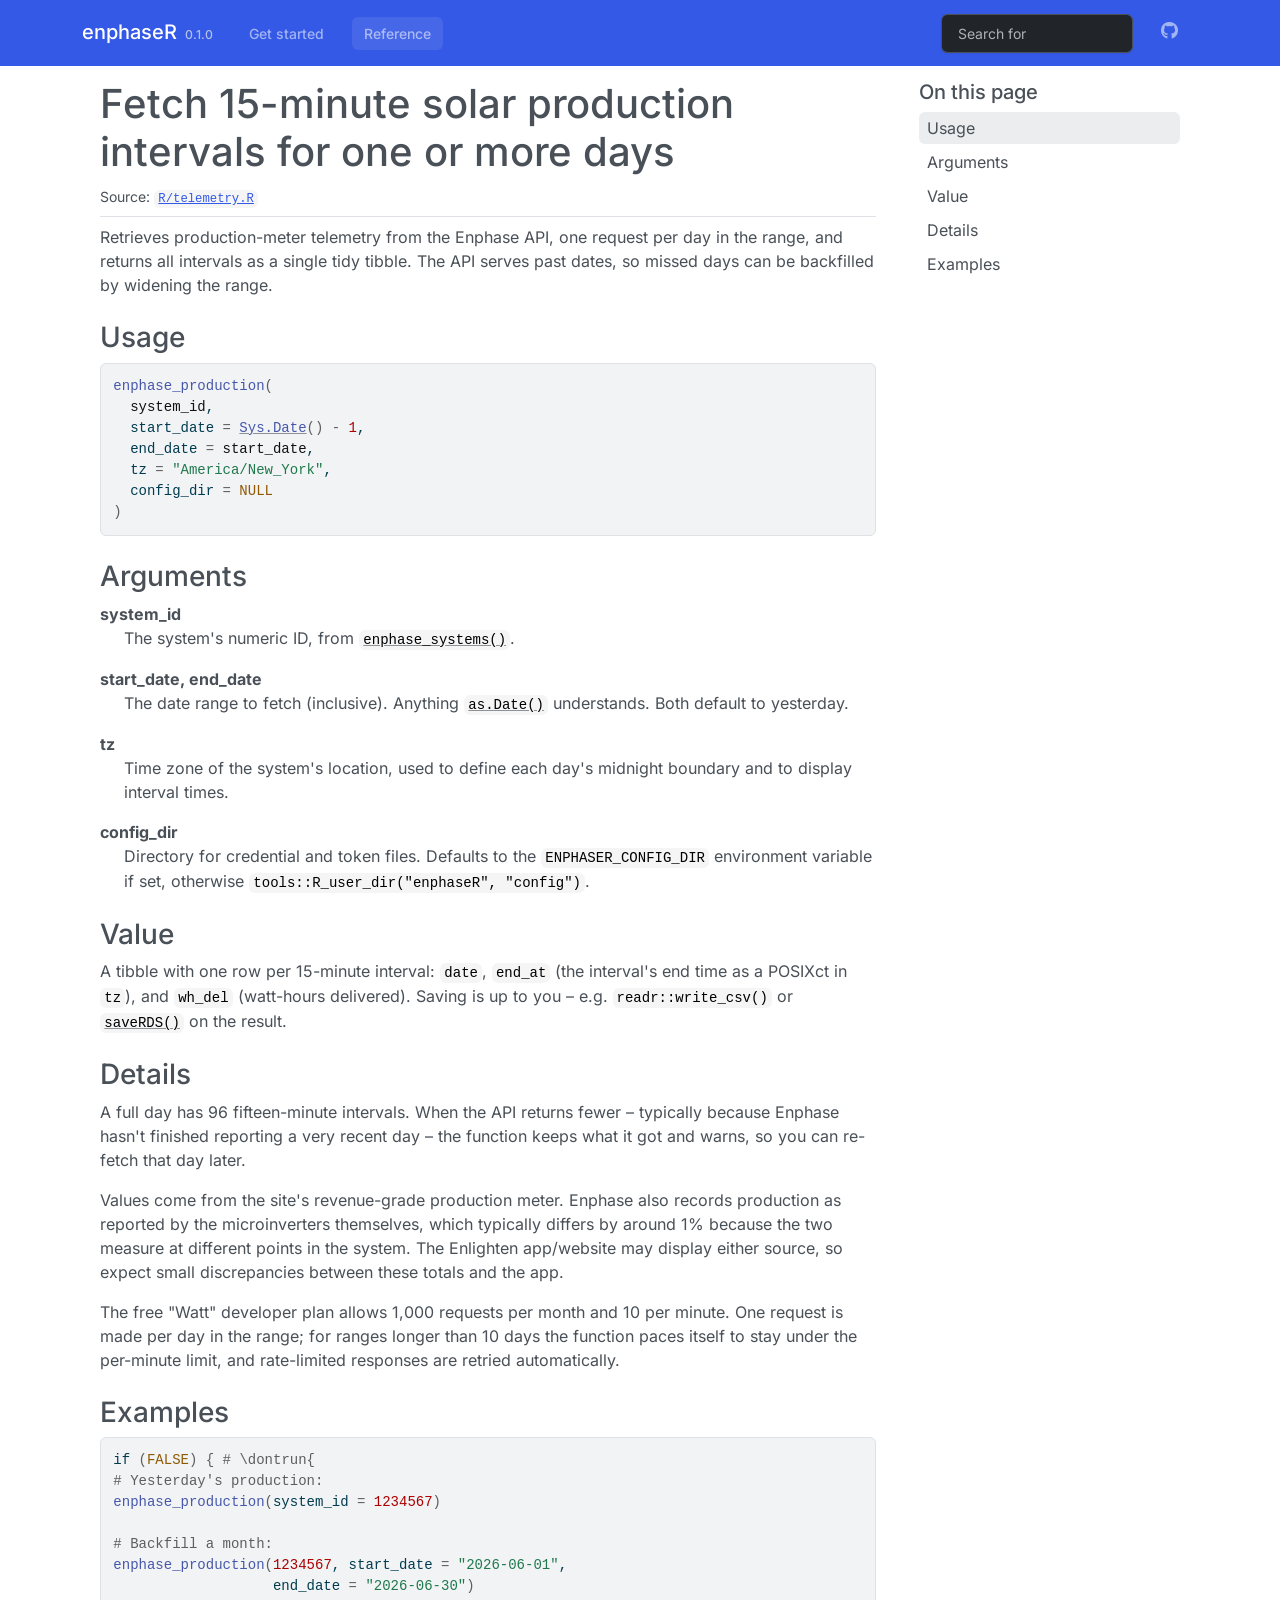
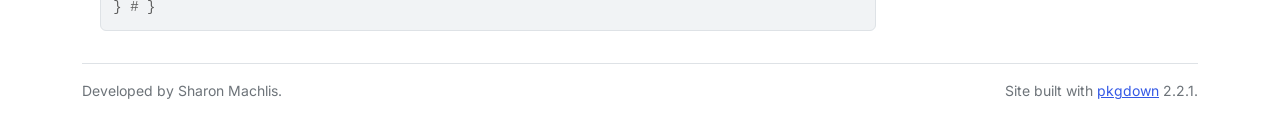
<file: reference/enphase_production.html>
<!DOCTYPE html>
<!-- Generated by pkgdown: do not edit by hand --><html lang="en"><head><meta http-equiv="Content-Type" content="text/html; charset=UTF-8"><meta charset="utf-8"><meta http-equiv="X-UA-Compatible" content="IE=edge"><meta name="viewport" content="width=device-width, initial-scale=1, shrink-to-fit=no"><title>Fetch 15-minute solar production intervals for one or more days — enphase_production • enphaseR</title><script src="../deps/jquery-3.6.0/jquery-3.6.0.min.js"></script><meta name="viewport" content="width=device-width, initial-scale=1, shrink-to-fit=no"><link href="../deps/bootstrap-5.3.8/bootstrap.min.css" rel="stylesheet"><script src="../deps/bootstrap-5.3.8/bootstrap.bundle.min.js"></script><link href="../deps/font-awesome-6.5.2/css/all.min.css" rel="stylesheet"><link href="../deps/font-awesome-6.5.2/css/v4-shims.min.css" rel="stylesheet"><script src="../deps/headroom-0.11.0/headroom.min.js"></script><script src="../deps/headroom-0.11.0/jQuery.headroom.min.js"></script><script src="../deps/bootstrap-toc-1.0.1/bootstrap-toc.min.js"></script><script src="../deps/clipboard.js-2.0.11/clipboard.min.js"></script><script src="../deps/search-1.0.0/autocomplete.jquery.min.js"></script><script src="../deps/search-1.0.0/fuse.min.js"></script><script src="../deps/search-1.0.0/mark.min.js"></script><!-- pkgdown --><script src="../pkgdown.js"></script><meta property="og:title" content="Fetch 15-minute solar production intervals for one or more days — enphase_production"><meta name="description" content="Retrieves production-meter telemetry from the Enphase API, one request
per day in the range, and returns all intervals as a single tidy tibble.
The API serves past dates, so missed days can be backfilled by widening
the range."><meta property="og:description" content="Retrieves production-meter telemetry from the Enphase API, one request
per day in the range, and returns all intervals as a single tidy tibble.
The API serves past dates, so missed days can be backfilled by widening
the range."></head><body>
    <a href="#main" class="visually-hidden-focusable">Skip to contents</a>


    <nav class="navbar navbar-expand-lg fixed-top bg-primary" data-bs-theme="dark" aria-label="Site navigation"><div class="container">

    <a class="navbar-brand me-2" href="../index.html">enphaseR</a>

    <small class="nav-text text-muted me-auto" data-bs-toggle="tooltip" data-bs-placement="bottom" title="">0.1.0</small>


    <button class="navbar-toggler" type="button" data-bs-toggle="collapse" data-bs-target="#navbar" aria-controls="navbar" aria-expanded="false" aria-label="Toggle navigation">
      <span class="navbar-toggler-icon"></span>
    </button>

    <div id="navbar" class="collapse navbar-collapse ms-3">
      <ul class="navbar-nav me-auto"><li class="nav-item"><a class="nav-link" href="../articles/enphaseR.html">Get started</a></li>
<li class="active nav-item"><a class="nav-link" href="../reference/index.html">Reference</a></li>
      </ul><ul class="navbar-nav"><li class="nav-item"><form class="form-inline" role="search">
 <input class="form-control" type="search" name="search-input" id="search-input" autocomplete="off" aria-label="Search site" placeholder="Search for" data-search-index="../search.json"></form></li>
<li class="nav-item"><a class="external-link nav-link" href="https://github.com/smach/enphaseR/" aria-label="GitHub"><span class="fa fab fa-github fa-lg"></span></a></li>
      </ul></div>


  </div>
</nav><div class="container template-reference-topic">
<div class="row">
  <main id="main" class="col-md-9"><div class="page-header">

      <h1>Fetch 15-minute solar production intervals for one or more days</h1>
      <small class="dont-index">Source: <a href="https://github.com/smach/enphaseR/blob/main/R/telemetry.R" class="external-link"><code>R/telemetry.R</code></a></small>
      <div class="d-none name"><code>enphase_production.Rd</code></div>
    </div>

    <div class="ref-description section level2">
    <p>Retrieves production-meter telemetry from the Enphase API, one request
per day in the range, and returns all intervals as a single tidy tibble.
The API serves past dates, so missed days can be backfilled by widening
the range.</p>
    </div>

    <div class="section level2">
    <h2 id="ref-usage">Usage<a class="anchor" aria-label="anchor" href="#ref-usage"></a></h2>
    <div class="sourceCode"><pre class="sourceCode r"><code><span><span class="fu">enphase_production</span><span class="op">(</span></span>
<span>  <span class="va">system_id</span>,</span>
<span>  start_date <span class="op">=</span> <span class="fu"><a href="https://rdrr.io/r/base/Sys.time.html" class="external-link">Sys.Date</a></span><span class="op">(</span><span class="op">)</span> <span class="op">-</span> <span class="fl">1</span>,</span>
<span>  end_date <span class="op">=</span> <span class="va">start_date</span>,</span>
<span>  tz <span class="op">=</span> <span class="st">"America/New_York"</span>,</span>
<span>  config_dir <span class="op">=</span> <span class="cn">NULL</span></span>
<span><span class="op">)</span></span></code></pre></div>
    </div>

    <div class="section level2">
    <h2 id="arguments">Arguments<a class="anchor" aria-label="anchor" href="#arguments"></a></h2>


<dl><dt id="arg-system-id">system_id<a class="anchor" aria-label="anchor" href="#arg-system-id"></a></dt>
<dd><p>The system's numeric ID, from <code><a href="enphase_systems.html">enphase_systems()</a></code>.</p></dd>


<dt id="arg-start-date-end-date">start_date, end_date<a class="anchor" aria-label="anchor" href="#arg-start-date-end-date"></a></dt>
<dd><p>The date range to fetch (inclusive). Anything
<code><a href="https://rdrr.io/r/base/as.Date.html" class="external-link">as.Date()</a></code> understands. Both default to yesterday.</p></dd>


<dt id="arg-tz">tz<a class="anchor" aria-label="anchor" href="#arg-tz"></a></dt>
<dd><p>Time zone of the system's location, used to define each day's
midnight boundary and to display interval times.</p></dd>


<dt id="arg-config-dir">config_dir<a class="anchor" aria-label="anchor" href="#arg-config-dir"></a></dt>
<dd><p>Directory for credential and token files. Defaults to
the <code>ENPHASER_CONFIG_DIR</code> environment variable if set, otherwise
<code>tools::R_user_dir("enphaseR", "config")</code>.</p></dd>

</dl></div>
    <div class="section level2">
    <h2 id="value">Value<a class="anchor" aria-label="anchor" href="#value"></a></h2>
    <p>A tibble with one row per 15-minute interval: <code>date</code>, <code>end_at</code>
(the interval's end time as a POSIXct in <code>tz</code>), and <code>wh_del</code>
(watt-hours delivered). Saving is up to you – e.g.
<code>readr::write_csv()</code> or <code><a href="https://rdrr.io/r/base/readRDS.html" class="external-link">saveRDS()</a></code> on the result.</p>
    </div>
    <div class="section level2">
    <h2 id="details">Details<a class="anchor" aria-label="anchor" href="#details"></a></h2>
    <p>A full day has 96 fifteen-minute intervals. When the API returns fewer –
typically because Enphase hasn't finished reporting a very recent day –
the function keeps what it got and warns, so you can re-fetch that day
later.</p>
<p>Values come from the site's revenue-grade production meter. Enphase also
records production as reported by the microinverters themselves, which
typically differs by around 1% because the two measure at different
points in the system. The Enlighten app/website may display either
source, so expect small discrepancies between these totals and the app.</p>
<p>The free "Watt" developer plan allows 1,000 requests per month and 10 per
minute. One request is made per day in the range; for ranges longer than
10 days the function paces itself to stay under the per-minute limit, and
rate-limited responses are retried automatically.</p>
    </div>

    <div class="section level2">
    <h2 id="ref-examples">Examples<a class="anchor" aria-label="anchor" href="#ref-examples"></a></h2>
    <div class="sourceCode"><pre class="sourceCode r"><code><span class="r-in"><span><span class="kw">if</span> <span class="op">(</span><span class="cn">FALSE</span><span class="op">)</span> <span class="op">{</span> <span class="co"># \dontrun{</span></span></span>
<span class="r-in"><span><span class="co"># Yesterday's production:</span></span></span>
<span class="r-in"><span><span class="fu">enphase_production</span><span class="op">(</span>system_id <span class="op">=</span> <span class="fl">1234567</span><span class="op">)</span></span></span>
<span class="r-in"><span></span></span>
<span class="r-in"><span><span class="co"># Backfill a month:</span></span></span>
<span class="r-in"><span><span class="fu">enphase_production</span><span class="op">(</span><span class="fl">1234567</span>, start_date <span class="op">=</span> <span class="st">"2026-06-01"</span>,</span></span>
<span class="r-in"><span>                   end_date <span class="op">=</span> <span class="st">"2026-06-30"</span><span class="op">)</span></span></span>
<span class="r-in"><span><span class="op">}</span> <span class="co"># }</span></span></span>
</code></pre></div>
    </div>
  </main><aside class="col-md-3"><nav id="toc" aria-label="Table of contents"><h2>On this page</h2>
    </nav></aside></div>


    <footer><div class="pkgdown-footer-left">
  <p>Developed by Sharon Machlis.</p>
</div>

<div class="pkgdown-footer-right">
  <p>Site built with <a href="https://pkgdown.r-lib.org/" class="external-link">pkgdown</a> 2.2.1.</p>
</div>

    </footer></div>





  </body></html>
</file>
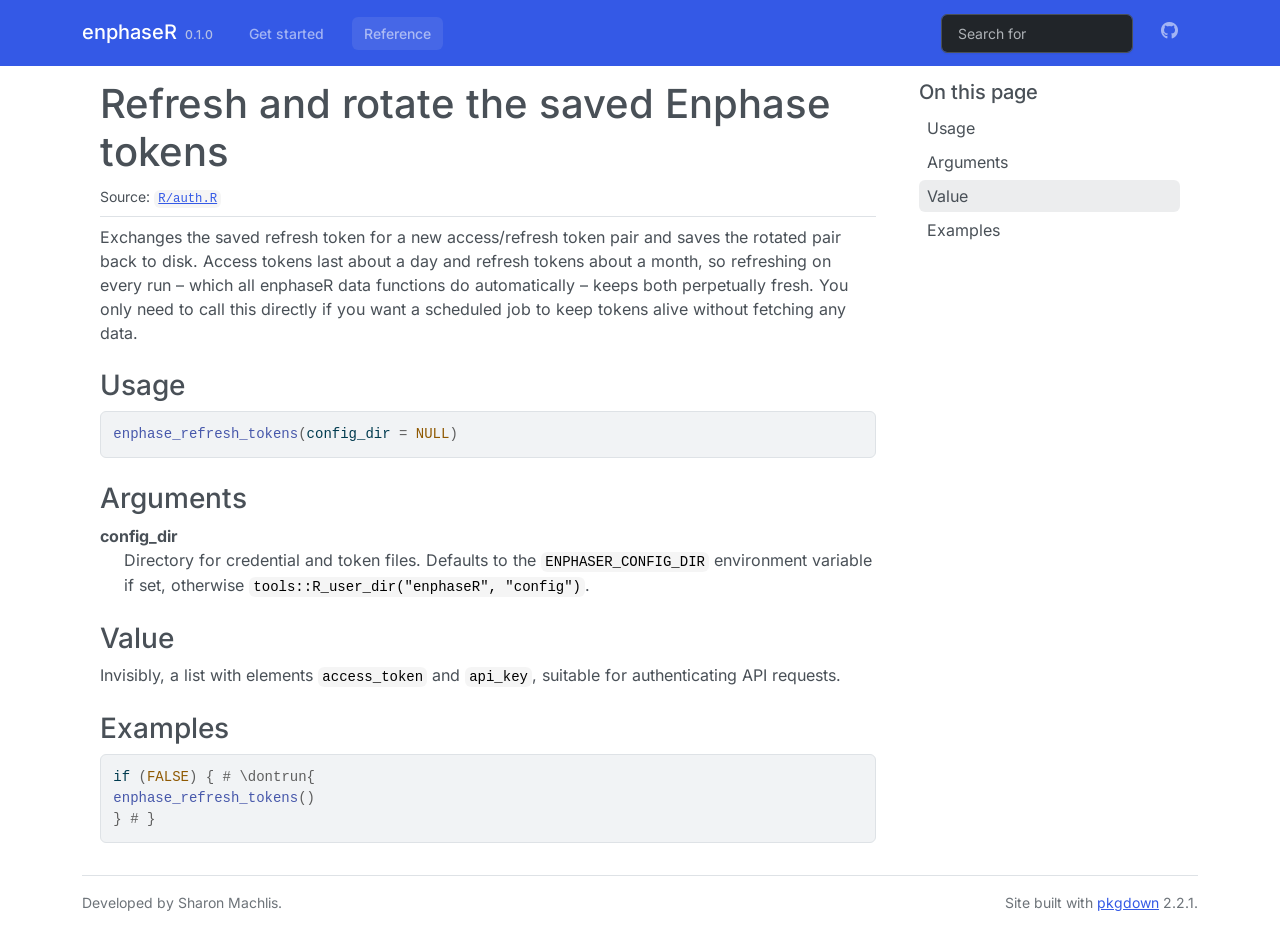
<file: reference/enphase_refresh_tokens.html>
<!DOCTYPE html>
<!-- Generated by pkgdown: do not edit by hand --><html lang="en"><head><meta http-equiv="Content-Type" content="text/html; charset=UTF-8"><meta charset="utf-8"><meta http-equiv="X-UA-Compatible" content="IE=edge"><meta name="viewport" content="width=device-width, initial-scale=1, shrink-to-fit=no"><title>Refresh and rotate the saved Enphase tokens — enphase_refresh_tokens • enphaseR</title><script src="../deps/jquery-3.6.0/jquery-3.6.0.min.js"></script><meta name="viewport" content="width=device-width, initial-scale=1, shrink-to-fit=no"><link href="../deps/bootstrap-5.3.8/bootstrap.min.css" rel="stylesheet"><script src="../deps/bootstrap-5.3.8/bootstrap.bundle.min.js"></script><link href="../deps/font-awesome-6.5.2/css/all.min.css" rel="stylesheet"><link href="../deps/font-awesome-6.5.2/css/v4-shims.min.css" rel="stylesheet"><script src="../deps/headroom-0.11.0/headroom.min.js"></script><script src="../deps/headroom-0.11.0/jQuery.headroom.min.js"></script><script src="../deps/bootstrap-toc-1.0.1/bootstrap-toc.min.js"></script><script src="../deps/clipboard.js-2.0.11/clipboard.min.js"></script><script src="../deps/search-1.0.0/autocomplete.jquery.min.js"></script><script src="../deps/search-1.0.0/fuse.min.js"></script><script src="../deps/search-1.0.0/mark.min.js"></script><!-- pkgdown --><script src="../pkgdown.js"></script><meta property="og:title" content="Refresh and rotate the saved Enphase tokens — enphase_refresh_tokens"><meta name="description" content="Exchanges the saved refresh token for a new access/refresh token pair and
saves the rotated pair back to disk. Access tokens last about a day and
refresh tokens about a month, so refreshing on every run – which all
enphaseR data functions do automatically – keeps both perpetually fresh.
You only need to call this directly if you want a scheduled job to keep
tokens alive without fetching any data."><meta property="og:description" content="Exchanges the saved refresh token for a new access/refresh token pair and
saves the rotated pair back to disk. Access tokens last about a day and
refresh tokens about a month, so refreshing on every run – which all
enphaseR data functions do automatically – keeps both perpetually fresh.
You only need to call this directly if you want a scheduled job to keep
tokens alive without fetching any data."></head><body>
    <a href="#main" class="visually-hidden-focusable">Skip to contents</a>


    <nav class="navbar navbar-expand-lg fixed-top bg-primary" data-bs-theme="dark" aria-label="Site navigation"><div class="container">

    <a class="navbar-brand me-2" href="../index.html">enphaseR</a>

    <small class="nav-text text-muted me-auto" data-bs-toggle="tooltip" data-bs-placement="bottom" title="">0.1.0</small>


    <button class="navbar-toggler" type="button" data-bs-toggle="collapse" data-bs-target="#navbar" aria-controls="navbar" aria-expanded="false" aria-label="Toggle navigation">
      <span class="navbar-toggler-icon"></span>
    </button>

    <div id="navbar" class="collapse navbar-collapse ms-3">
      <ul class="navbar-nav me-auto"><li class="nav-item"><a class="nav-link" href="../articles/enphaseR.html">Get started</a></li>
<li class="active nav-item"><a class="nav-link" href="../reference/index.html">Reference</a></li>
      </ul><ul class="navbar-nav"><li class="nav-item"><form class="form-inline" role="search">
 <input class="form-control" type="search" name="search-input" id="search-input" autocomplete="off" aria-label="Search site" placeholder="Search for" data-search-index="../search.json"></form></li>
<li class="nav-item"><a class="external-link nav-link" href="https://github.com/smach/enphaseR/" aria-label="GitHub"><span class="fa fab fa-github fa-lg"></span></a></li>
      </ul></div>


  </div>
</nav><div class="container template-reference-topic">
<div class="row">
  <main id="main" class="col-md-9"><div class="page-header">

      <h1>Refresh and rotate the saved Enphase tokens</h1>
      <small class="dont-index">Source: <a href="https://github.com/smach/enphaseR/blob/main/R/auth.R" class="external-link"><code>R/auth.R</code></a></small>
      <div class="d-none name"><code>enphase_refresh_tokens.Rd</code></div>
    </div>

    <div class="ref-description section level2">
    <p>Exchanges the saved refresh token for a new access/refresh token pair and
saves the rotated pair back to disk. Access tokens last about a day and
refresh tokens about a month, so refreshing on every run – which all
enphaseR data functions do automatically – keeps both perpetually fresh.
You only need to call this directly if you want a scheduled job to keep
tokens alive without fetching any data.</p>
    </div>

    <div class="section level2">
    <h2 id="ref-usage">Usage<a class="anchor" aria-label="anchor" href="#ref-usage"></a></h2>
    <div class="sourceCode"><pre class="sourceCode r"><code><span><span class="fu">enphase_refresh_tokens</span><span class="op">(</span>config_dir <span class="op">=</span> <span class="cn">NULL</span><span class="op">)</span></span></code></pre></div>
    </div>

    <div class="section level2">
    <h2 id="arguments">Arguments<a class="anchor" aria-label="anchor" href="#arguments"></a></h2>


<dl><dt id="arg-config-dir">config_dir<a class="anchor" aria-label="anchor" href="#arg-config-dir"></a></dt>
<dd><p>Directory for credential and token files. Defaults to
the <code>ENPHASER_CONFIG_DIR</code> environment variable if set, otherwise
<code>tools::R_user_dir("enphaseR", "config")</code>.</p></dd>

</dl></div>
    <div class="section level2">
    <h2 id="value">Value<a class="anchor" aria-label="anchor" href="#value"></a></h2>
    <p>Invisibly, a list with elements <code>access_token</code> and <code>api_key</code>,
suitable for authenticating API requests.</p>
    </div>

    <div class="section level2">
    <h2 id="ref-examples">Examples<a class="anchor" aria-label="anchor" href="#ref-examples"></a></h2>
    <div class="sourceCode"><pre class="sourceCode r"><code><span class="r-in"><span><span class="kw">if</span> <span class="op">(</span><span class="cn">FALSE</span><span class="op">)</span> <span class="op">{</span> <span class="co"># \dontrun{</span></span></span>
<span class="r-in"><span><span class="fu">enphase_refresh_tokens</span><span class="op">(</span><span class="op">)</span></span></span>
<span class="r-in"><span><span class="op">}</span> <span class="co"># }</span></span></span>
</code></pre></div>
    </div>
  </main><aside class="col-md-3"><nav id="toc" aria-label="Table of contents"><h2>On this page</h2>
    </nav></aside></div>


    <footer><div class="pkgdown-footer-left">
  <p>Developed by Sharon Machlis.</p>
</div>

<div class="pkgdown-footer-right">
  <p>Site built with <a href="https://pkgdown.r-lib.org/" class="external-link">pkgdown</a> 2.2.1.</p>
</div>

    </footer></div>





  </body></html>
</file>
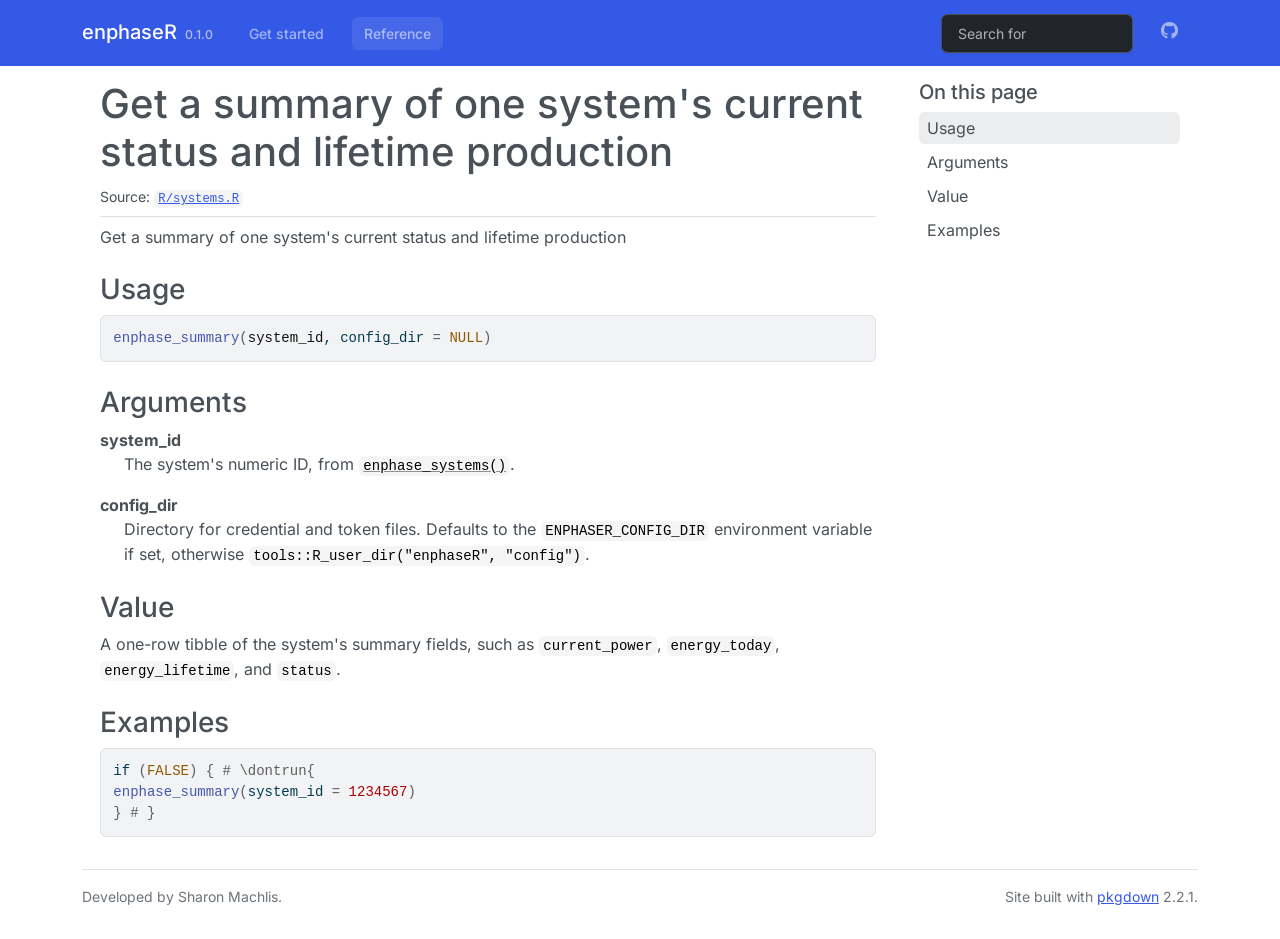
<file: reference/enphase_summary.html>
<!DOCTYPE html>
<!-- Generated by pkgdown: do not edit by hand --><html lang="en"><head><meta http-equiv="Content-Type" content="text/html; charset=UTF-8"><meta charset="utf-8"><meta http-equiv="X-UA-Compatible" content="IE=edge"><meta name="viewport" content="width=device-width, initial-scale=1, shrink-to-fit=no"><title>Get a summary of one system's current status and lifetime production — enphase_summary • enphaseR</title><script src="../deps/jquery-3.6.0/jquery-3.6.0.min.js"></script><meta name="viewport" content="width=device-width, initial-scale=1, shrink-to-fit=no"><link href="../deps/bootstrap-5.3.8/bootstrap.min.css" rel="stylesheet"><script src="../deps/bootstrap-5.3.8/bootstrap.bundle.min.js"></script><link href="../deps/font-awesome-6.5.2/css/all.min.css" rel="stylesheet"><link href="../deps/font-awesome-6.5.2/css/v4-shims.min.css" rel="stylesheet"><script src="../deps/headroom-0.11.0/headroom.min.js"></script><script src="../deps/headroom-0.11.0/jQuery.headroom.min.js"></script><script src="../deps/bootstrap-toc-1.0.1/bootstrap-toc.min.js"></script><script src="../deps/clipboard.js-2.0.11/clipboard.min.js"></script><script src="../deps/search-1.0.0/autocomplete.jquery.min.js"></script><script src="../deps/search-1.0.0/fuse.min.js"></script><script src="../deps/search-1.0.0/mark.min.js"></script><!-- pkgdown --><script src="../pkgdown.js"></script><meta property="og:title" content="Get a summary of one system's current status and lifetime production — enphase_summary"><meta name="description" content="Get a summary of one system's current status and lifetime production"><meta property="og:description" content="Get a summary of one system's current status and lifetime production"></head><body>
    <a href="#main" class="visually-hidden-focusable">Skip to contents</a>


    <nav class="navbar navbar-expand-lg fixed-top bg-primary" data-bs-theme="dark" aria-label="Site navigation"><div class="container">

    <a class="navbar-brand me-2" href="../index.html">enphaseR</a>

    <small class="nav-text text-muted me-auto" data-bs-toggle="tooltip" data-bs-placement="bottom" title="">0.1.0</small>


    <button class="navbar-toggler" type="button" data-bs-toggle="collapse" data-bs-target="#navbar" aria-controls="navbar" aria-expanded="false" aria-label="Toggle navigation">
      <span class="navbar-toggler-icon"></span>
    </button>

    <div id="navbar" class="collapse navbar-collapse ms-3">
      <ul class="navbar-nav me-auto"><li class="nav-item"><a class="nav-link" href="../articles/enphaseR.html">Get started</a></li>
<li class="active nav-item"><a class="nav-link" href="../reference/index.html">Reference</a></li>
      </ul><ul class="navbar-nav"><li class="nav-item"><form class="form-inline" role="search">
 <input class="form-control" type="search" name="search-input" id="search-input" autocomplete="off" aria-label="Search site" placeholder="Search for" data-search-index="../search.json"></form></li>
<li class="nav-item"><a class="external-link nav-link" href="https://github.com/smach/enphaseR/" aria-label="GitHub"><span class="fa fab fa-github fa-lg"></span></a></li>
      </ul></div>


  </div>
</nav><div class="container template-reference-topic">
<div class="row">
  <main id="main" class="col-md-9"><div class="page-header">

      <h1>Get a summary of one system's current status and lifetime production</h1>
      <small class="dont-index">Source: <a href="https://github.com/smach/enphaseR/blob/main/R/systems.R" class="external-link"><code>R/systems.R</code></a></small>
      <div class="d-none name"><code>enphase_summary.Rd</code></div>
    </div>

    <div class="ref-description section level2">
    <p>Get a summary of one system's current status and lifetime production</p>
    </div>

    <div class="section level2">
    <h2 id="ref-usage">Usage<a class="anchor" aria-label="anchor" href="#ref-usage"></a></h2>
    <div class="sourceCode"><pre class="sourceCode r"><code><span><span class="fu">enphase_summary</span><span class="op">(</span><span class="va">system_id</span>, config_dir <span class="op">=</span> <span class="cn">NULL</span><span class="op">)</span></span></code></pre></div>
    </div>

    <div class="section level2">
    <h2 id="arguments">Arguments<a class="anchor" aria-label="anchor" href="#arguments"></a></h2>


<dl><dt id="arg-system-id">system_id<a class="anchor" aria-label="anchor" href="#arg-system-id"></a></dt>
<dd><p>The system's numeric ID, from <code><a href="enphase_systems.html">enphase_systems()</a></code>.</p></dd>


<dt id="arg-config-dir">config_dir<a class="anchor" aria-label="anchor" href="#arg-config-dir"></a></dt>
<dd><p>Directory for credential and token files. Defaults to
the <code>ENPHASER_CONFIG_DIR</code> environment variable if set, otherwise
<code>tools::R_user_dir("enphaseR", "config")</code>.</p></dd>

</dl></div>
    <div class="section level2">
    <h2 id="value">Value<a class="anchor" aria-label="anchor" href="#value"></a></h2>
    <p>A one-row tibble of the system's summary fields, such as
<code>current_power</code>, <code>energy_today</code>, <code>energy_lifetime</code>, and <code>status</code>.</p>
    </div>

    <div class="section level2">
    <h2 id="ref-examples">Examples<a class="anchor" aria-label="anchor" href="#ref-examples"></a></h2>
    <div class="sourceCode"><pre class="sourceCode r"><code><span class="r-in"><span><span class="kw">if</span> <span class="op">(</span><span class="cn">FALSE</span><span class="op">)</span> <span class="op">{</span> <span class="co"># \dontrun{</span></span></span>
<span class="r-in"><span><span class="fu">enphase_summary</span><span class="op">(</span>system_id <span class="op">=</span> <span class="fl">1234567</span><span class="op">)</span></span></span>
<span class="r-in"><span><span class="op">}</span> <span class="co"># }</span></span></span>
</code></pre></div>
    </div>
  </main><aside class="col-md-3"><nav id="toc" aria-label="Table of contents"><h2>On this page</h2>
    </nav></aside></div>


    <footer><div class="pkgdown-footer-left">
  <p>Developed by Sharon Machlis.</p>
</div>

<div class="pkgdown-footer-right">
  <p>Site built with <a href="https://pkgdown.r-lib.org/" class="external-link">pkgdown</a> 2.2.1.</p>
</div>

    </footer></div>





  </body></html>
</file>
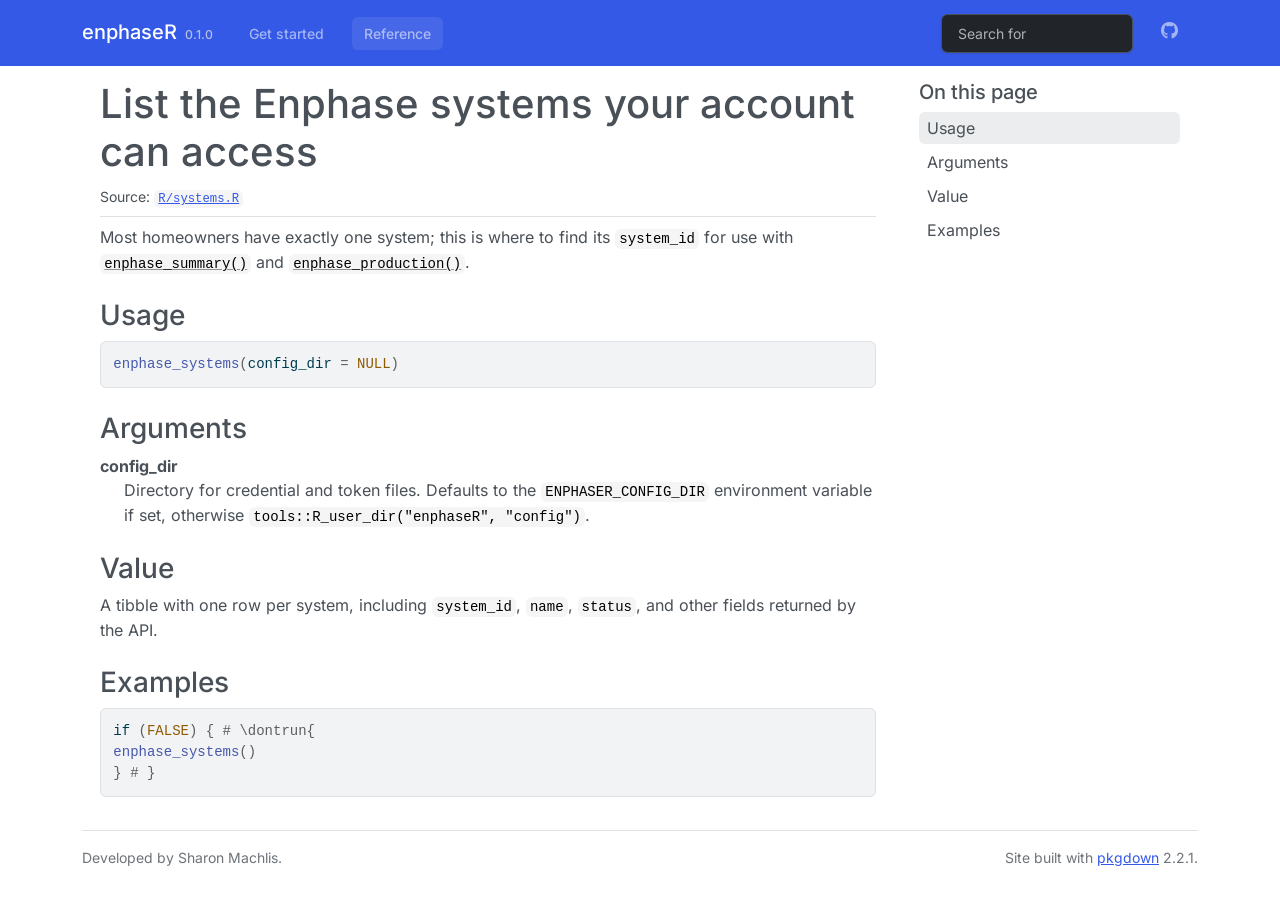
<file: reference/enphase_systems.html>
<!DOCTYPE html>
<!-- Generated by pkgdown: do not edit by hand --><html lang="en"><head><meta http-equiv="Content-Type" content="text/html; charset=UTF-8"><meta charset="utf-8"><meta http-equiv="X-UA-Compatible" content="IE=edge"><meta name="viewport" content="width=device-width, initial-scale=1, shrink-to-fit=no"><title>List the Enphase systems your account can access — enphase_systems • enphaseR</title><script src="../deps/jquery-3.6.0/jquery-3.6.0.min.js"></script><meta name="viewport" content="width=device-width, initial-scale=1, shrink-to-fit=no"><link href="../deps/bootstrap-5.3.8/bootstrap.min.css" rel="stylesheet"><script src="../deps/bootstrap-5.3.8/bootstrap.bundle.min.js"></script><link href="../deps/font-awesome-6.5.2/css/all.min.css" rel="stylesheet"><link href="../deps/font-awesome-6.5.2/css/v4-shims.min.css" rel="stylesheet"><script src="../deps/headroom-0.11.0/headroom.min.js"></script><script src="../deps/headroom-0.11.0/jQuery.headroom.min.js"></script><script src="../deps/bootstrap-toc-1.0.1/bootstrap-toc.min.js"></script><script src="../deps/clipboard.js-2.0.11/clipboard.min.js"></script><script src="../deps/search-1.0.0/autocomplete.jquery.min.js"></script><script src="../deps/search-1.0.0/fuse.min.js"></script><script src="../deps/search-1.0.0/mark.min.js"></script><!-- pkgdown --><script src="../pkgdown.js"></script><meta property="og:title" content="List the Enphase systems your account can access — enphase_systems"><meta name="description" content="Most homeowners have exactly one system; this is where to find its
system_id for use with enphase_summary() and enphase_production()."><meta property="og:description" content="Most homeowners have exactly one system; this is where to find its
system_id for use with enphase_summary() and enphase_production()."></head><body>
    <a href="#main" class="visually-hidden-focusable">Skip to contents</a>


    <nav class="navbar navbar-expand-lg fixed-top bg-primary" data-bs-theme="dark" aria-label="Site navigation"><div class="container">

    <a class="navbar-brand me-2" href="../index.html">enphaseR</a>

    <small class="nav-text text-muted me-auto" data-bs-toggle="tooltip" data-bs-placement="bottom" title="">0.1.0</small>


    <button class="navbar-toggler" type="button" data-bs-toggle="collapse" data-bs-target="#navbar" aria-controls="navbar" aria-expanded="false" aria-label="Toggle navigation">
      <span class="navbar-toggler-icon"></span>
    </button>

    <div id="navbar" class="collapse navbar-collapse ms-3">
      <ul class="navbar-nav me-auto"><li class="nav-item"><a class="nav-link" href="../articles/enphaseR.html">Get started</a></li>
<li class="active nav-item"><a class="nav-link" href="../reference/index.html">Reference</a></li>
      </ul><ul class="navbar-nav"><li class="nav-item"><form class="form-inline" role="search">
 <input class="form-control" type="search" name="search-input" id="search-input" autocomplete="off" aria-label="Search site" placeholder="Search for" data-search-index="../search.json"></form></li>
<li class="nav-item"><a class="external-link nav-link" href="https://github.com/smach/enphaseR/" aria-label="GitHub"><span class="fa fab fa-github fa-lg"></span></a></li>
      </ul></div>


  </div>
</nav><div class="container template-reference-topic">
<div class="row">
  <main id="main" class="col-md-9"><div class="page-header">

      <h1>List the Enphase systems your account can access</h1>
      <small class="dont-index">Source: <a href="https://github.com/smach/enphaseR/blob/main/R/systems.R" class="external-link"><code>R/systems.R</code></a></small>
      <div class="d-none name"><code>enphase_systems.Rd</code></div>
    </div>

    <div class="ref-description section level2">
    <p>Most homeowners have exactly one system; this is where to find its
<code>system_id</code> for use with <code><a href="enphase_summary.html">enphase_summary()</a></code> and <code><a href="enphase_production.html">enphase_production()</a></code>.</p>
    </div>

    <div class="section level2">
    <h2 id="ref-usage">Usage<a class="anchor" aria-label="anchor" href="#ref-usage"></a></h2>
    <div class="sourceCode"><pre class="sourceCode r"><code><span><span class="fu">enphase_systems</span><span class="op">(</span>config_dir <span class="op">=</span> <span class="cn">NULL</span><span class="op">)</span></span></code></pre></div>
    </div>

    <div class="section level2">
    <h2 id="arguments">Arguments<a class="anchor" aria-label="anchor" href="#arguments"></a></h2>


<dl><dt id="arg-config-dir">config_dir<a class="anchor" aria-label="anchor" href="#arg-config-dir"></a></dt>
<dd><p>Directory for credential and token files. Defaults to
the <code>ENPHASER_CONFIG_DIR</code> environment variable if set, otherwise
<code>tools::R_user_dir("enphaseR", "config")</code>.</p></dd>

</dl></div>
    <div class="section level2">
    <h2 id="value">Value<a class="anchor" aria-label="anchor" href="#value"></a></h2>
    <p>A tibble with one row per system, including <code>system_id</code>, <code>name</code>,
<code>status</code>, and other fields returned by the API.</p>
    </div>

    <div class="section level2">
    <h2 id="ref-examples">Examples<a class="anchor" aria-label="anchor" href="#ref-examples"></a></h2>
    <div class="sourceCode"><pre class="sourceCode r"><code><span class="r-in"><span><span class="kw">if</span> <span class="op">(</span><span class="cn">FALSE</span><span class="op">)</span> <span class="op">{</span> <span class="co"># \dontrun{</span></span></span>
<span class="r-in"><span><span class="fu">enphase_systems</span><span class="op">(</span><span class="op">)</span></span></span>
<span class="r-in"><span><span class="op">}</span> <span class="co"># }</span></span></span>
</code></pre></div>
    </div>
  </main><aside class="col-md-3"><nav id="toc" aria-label="Table of contents"><h2>On this page</h2>
    </nav></aside></div>


    <footer><div class="pkgdown-footer-left">
  <p>Developed by Sharon Machlis.</p>
</div>

<div class="pkgdown-footer-right">
  <p>Site built with <a href="https://pkgdown.r-lib.org/" class="external-link">pkgdown</a> 2.2.1.</p>
</div>

    </footer></div>





  </body></html>
</file>
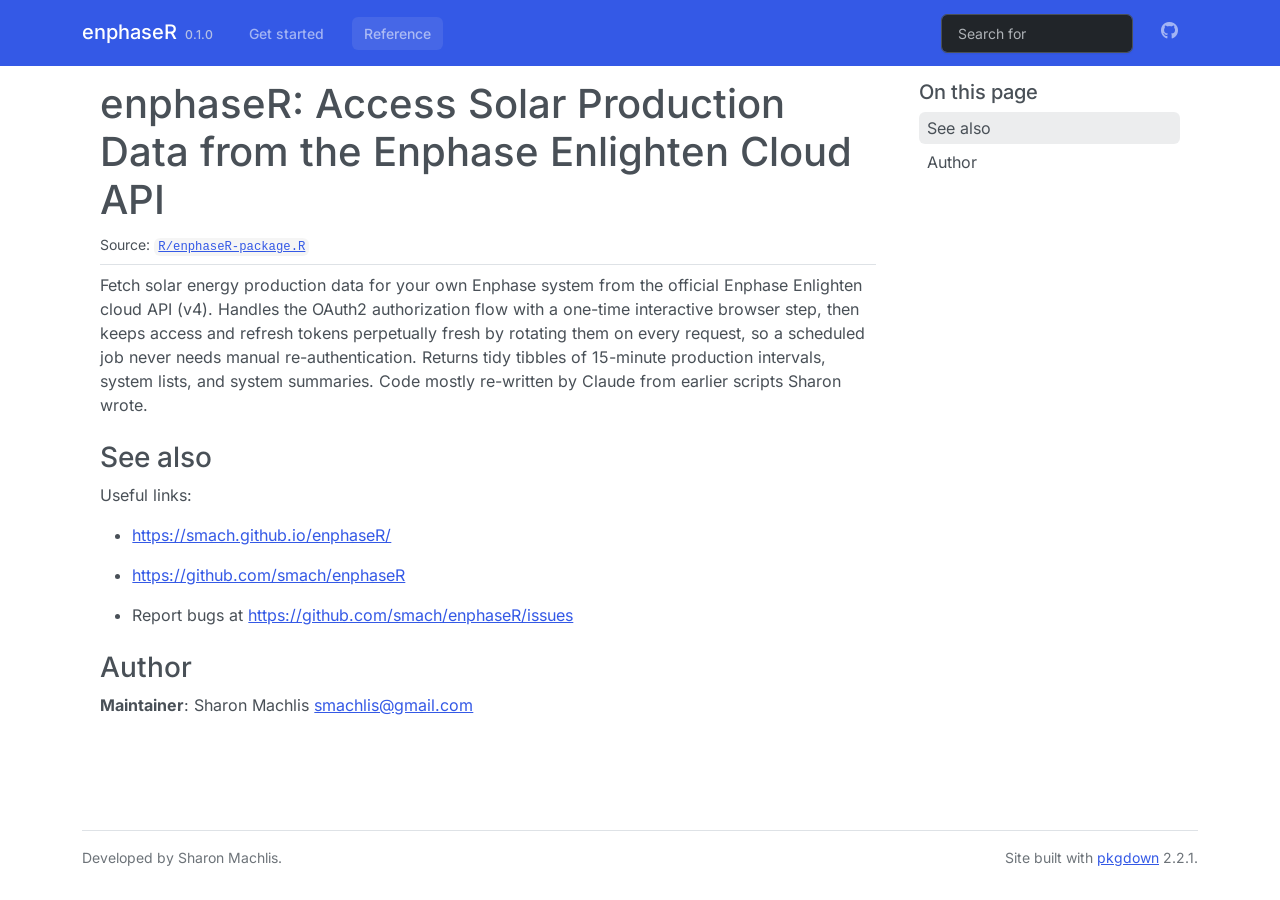
<file: reference/enphaseR-package.html>
<!DOCTYPE html>
<!-- Generated by pkgdown: do not edit by hand --><html lang="en"><head><meta http-equiv="Content-Type" content="text/html; charset=UTF-8"><meta charset="utf-8"><meta http-equiv="X-UA-Compatible" content="IE=edge"><meta name="viewport" content="width=device-width, initial-scale=1, shrink-to-fit=no"><title>enphaseR: Access Solar Production Data from the Enphase Enlighten Cloud API — enphaseR-package • enphaseR</title><script src="../deps/jquery-3.6.0/jquery-3.6.0.min.js"></script><meta name="viewport" content="width=device-width, initial-scale=1, shrink-to-fit=no"><link href="../deps/bootstrap-5.3.8/bootstrap.min.css" rel="stylesheet"><script src="../deps/bootstrap-5.3.8/bootstrap.bundle.min.js"></script><link href="../deps/font-awesome-6.5.2/css/all.min.css" rel="stylesheet"><link href="../deps/font-awesome-6.5.2/css/v4-shims.min.css" rel="stylesheet"><script src="../deps/headroom-0.11.0/headroom.min.js"></script><script src="../deps/headroom-0.11.0/jQuery.headroom.min.js"></script><script src="../deps/bootstrap-toc-1.0.1/bootstrap-toc.min.js"></script><script src="../deps/clipboard.js-2.0.11/clipboard.min.js"></script><script src="../deps/search-1.0.0/autocomplete.jquery.min.js"></script><script src="../deps/search-1.0.0/fuse.min.js"></script><script src="../deps/search-1.0.0/mark.min.js"></script><!-- pkgdown --><script src="../pkgdown.js"></script><meta property="og:title" content="enphaseR: Access Solar Production Data from the Enphase Enlighten Cloud API — enphaseR-package"><meta name="description" content="Fetch solar energy production data for your own Enphase system from the official Enphase Enlighten cloud API (v4). Handles the OAuth2 authorization flow with a one-time interactive browser step, then keeps access and refresh tokens perpetually fresh by rotating them on every request, so a scheduled job never needs manual re-authentication. Returns tidy tibbles of 15-minute production intervals, system lists, and system summaries. Code mostly re-written by Claude from earlier scripts Sharon wrote."><meta property="og:description" content="Fetch solar energy production data for your own Enphase system from the official Enphase Enlighten cloud API (v4). Handles the OAuth2 authorization flow with a one-time interactive browser step, then keeps access and refresh tokens perpetually fresh by rotating them on every request, so a scheduled job never needs manual re-authentication. Returns tidy tibbles of 15-minute production intervals, system lists, and system summaries. Code mostly re-written by Claude from earlier scripts Sharon wrote."></head><body>
    <a href="#main" class="visually-hidden-focusable">Skip to contents</a>


    <nav class="navbar navbar-expand-lg fixed-top bg-primary" data-bs-theme="dark" aria-label="Site navigation"><div class="container">

    <a class="navbar-brand me-2" href="../index.html">enphaseR</a>

    <small class="nav-text text-muted me-auto" data-bs-toggle="tooltip" data-bs-placement="bottom" title="">0.1.0</small>


    <button class="navbar-toggler" type="button" data-bs-toggle="collapse" data-bs-target="#navbar" aria-controls="navbar" aria-expanded="false" aria-label="Toggle navigation">
      <span class="navbar-toggler-icon"></span>
    </button>

    <div id="navbar" class="collapse navbar-collapse ms-3">
      <ul class="navbar-nav me-auto"><li class="nav-item"><a class="nav-link" href="../articles/enphaseR.html">Get started</a></li>
<li class="active nav-item"><a class="nav-link" href="../reference/index.html">Reference</a></li>
      </ul><ul class="navbar-nav"><li class="nav-item"><form class="form-inline" role="search">
 <input class="form-control" type="search" name="search-input" id="search-input" autocomplete="off" aria-label="Search site" placeholder="Search for" data-search-index="../search.json"></form></li>
<li class="nav-item"><a class="external-link nav-link" href="https://github.com/smach/enphaseR/" aria-label="GitHub"><span class="fa fab fa-github fa-lg"></span></a></li>
      </ul></div>


  </div>
</nav><div class="container template-reference-topic">
<div class="row">
  <main id="main" class="col-md-9"><div class="page-header">

      <h1>enphaseR: Access Solar Production Data from the Enphase Enlighten Cloud API</h1>
      <small class="dont-index">Source: <a href="https://github.com/smach/enphaseR/blob/main/R/enphaseR-package.R" class="external-link"><code>R/enphaseR-package.R</code></a></small>
      <div class="d-none name"><code>enphaseR-package.Rd</code></div>
    </div>

    <div class="ref-description section level2">
    <p>Fetch solar energy production data for your own Enphase system from the official Enphase Enlighten cloud API (v4). Handles the OAuth2 authorization flow with a one-time interactive browser step, then keeps access and refresh tokens perpetually fresh by rotating them on every request, so a scheduled job never needs manual re-authentication. Returns tidy tibbles of 15-minute production intervals, system lists, and system summaries. Code mostly re-written by Claude from earlier scripts Sharon wrote.</p>
    </div>


    <div class="section level2">
    <h2 id="see-also">See also<a class="anchor" aria-label="anchor" href="#see-also"></a></h2>
    <div class="dont-index"><p>Useful links:</p><ul><li><p><a href="https://smach.github.io/enphaseR/">https://smach.github.io/enphaseR/</a></p></li>
<li><p><a href="https://github.com/smach/enphaseR" class="external-link">https://github.com/smach/enphaseR</a></p></li>
<li><p>Report bugs at <a href="https://github.com/smach/enphaseR/issues" class="external-link">https://github.com/smach/enphaseR/issues</a></p></li>
</ul></div>
    </div>
    <div class="section level2">
    <h2 id="author">Author<a class="anchor" aria-label="anchor" href="#author"></a></h2>
    <p><strong>Maintainer</strong>: Sharon Machlis <a href="mailto:smachlis@gmail.com">smachlis@gmail.com</a></p>
    </div>

  </main><aside class="col-md-3"><nav id="toc" aria-label="Table of contents"><h2>On this page</h2>
    </nav></aside></div>


    <footer><div class="pkgdown-footer-left">
  <p>Developed by Sharon Machlis.</p>
</div>

<div class="pkgdown-footer-right">
  <p>Site built with <a href="https://pkgdown.r-lib.org/" class="external-link">pkgdown</a> 2.2.1.</p>
</div>

    </footer></div>





  </body></html>
</file>
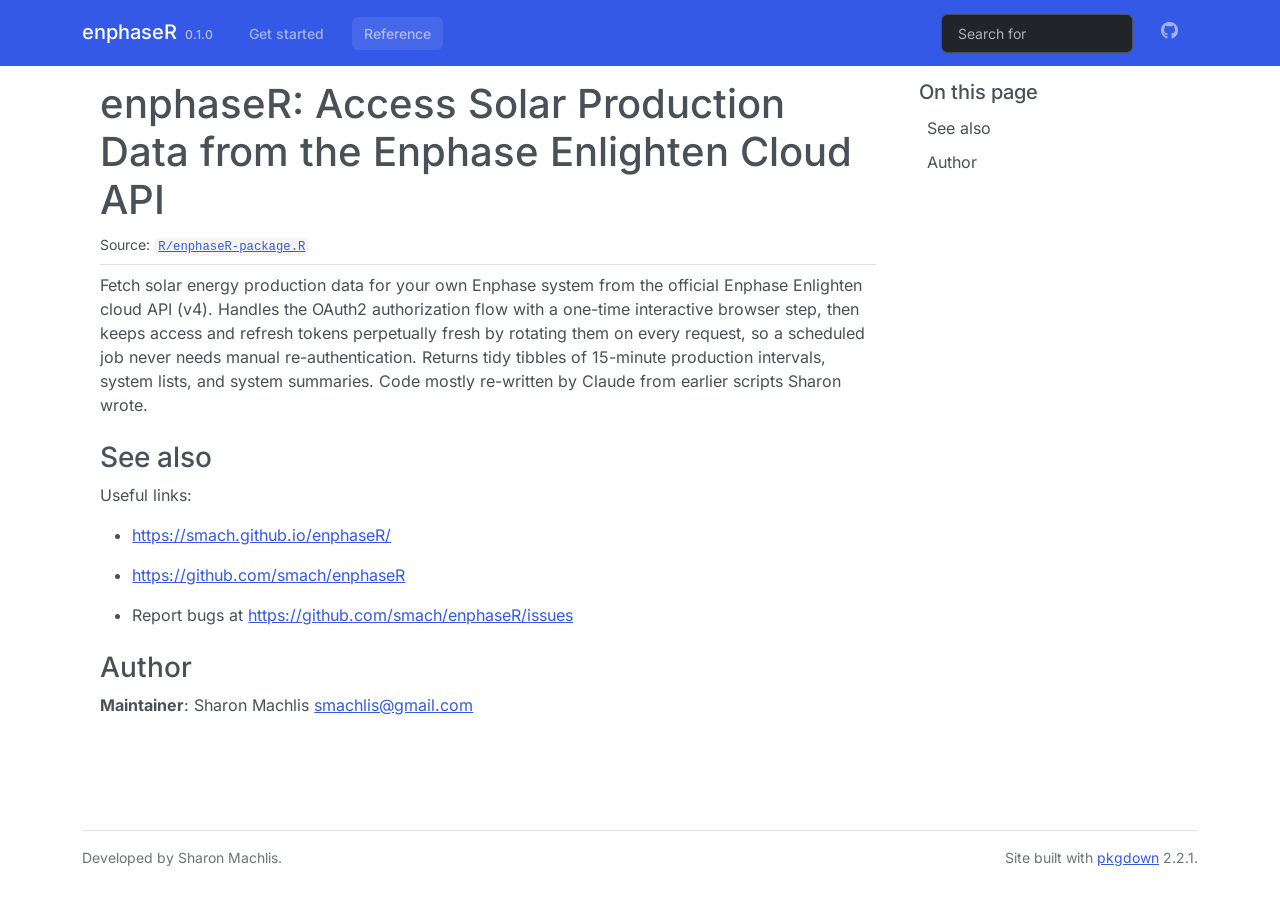
<file: reference/enphaseR.html>
<html>
  <head>
    <meta http-equiv="refresh" content="0;URL=https://smach.github.io/enphaseR/reference/enphaseR-package.html" />
    <meta name="robots" content="noindex">
    <link rel="canonical" href="https://smach.github.io/enphaseR/reference/enphaseR-package.html">
  </head>
</html>
</file>
<file: deps/font-awesome-6.5.2/css/v4-shims.min.css>
/*!
 * Font Awesome Free 6.5.2 by @fontawesome - https://fontawesome.com
 * License - https://fontawesome.com/license/free (Icons: CC BY 4.0, Fonts: SIL OFL 1.1, Code: MIT License)
 * Copyright 2024 Fonticons, Inc.
 */
.fa.fa-glass:before{content:"\f000"}.fa.fa-envelope-o{font-family:"Font Awesome 6 Free";font-weight:400}.fa.fa-envelope-o:before{content:"\f0e0"}.fa.fa-star-o{font-family:"Font Awesome 6 Free";font-weight:400}.fa.fa-star-o:before{content:"\f005"}.fa.fa-close:before,.fa.fa-remove:before{content:"\f00d"}.fa.fa-gear:before{content:"\f013"}.fa.fa-trash-o{font-family:"Font Awesome 6 Free";font-weight:400}.fa.fa-trash-o:before{content:"\f2ed"}.fa.fa-home:before{content:"\f015"}.fa.fa-file-o{font-family:"Font Awesome 6 Free";font-weight:400}.fa.fa-file-o:before{content:"\f15b"}.fa.fa-clock-o{font-family:"Font Awesome 6 Free";font-weight:400}.fa.fa-clock-o:before{content:"\f017"}.fa.fa-arrow-circle-o-down{font-family:"Font Awesome 6 Free";font-weight:400}.fa.fa-arrow-circle-o-down:before{content:"\f358"}.fa.fa-arrow-circle-o-up{font-family:"Font Awesome 6 Free";font-weight:400}.fa.fa-arrow-circle-o-up:before{content:"\f35b"}.fa.fa-play-circle-o{font-family:"Font Awesome 6 Free";font-weight:400}.fa.fa-play-circle-o:before{content:"\f144"}.fa.fa-repeat:before,.fa.fa-rotate-right:before{content:"\f01e"}.fa.fa-refresh:before{content:"\f021"}.fa.fa-list-alt{font-family:"Font Awesome 6 Free";font-weight:400}.fa.fa-list-alt:before{content:"\f022"}.fa.fa-dedent:before{content:"\f03b"}.fa.fa-video-camera:before{content:"\f03d"}.fa.fa-picture-o{font-family:"Font Awesome 6 Free";font-weight:400}.fa.fa-picture-o:before{content:"\f03e"}.fa.fa-photo{font-family:"Font Awesome 6 Free";font-weight:400}.fa.fa-photo:before{content:"\f03e"}.fa.fa-image{font-family:"Font Awesome 6 Free";font-weight:400}.fa.fa-image:before{content:"\f03e"}.fa.fa-map-marker:before{content:"\f3c5"}.fa.fa-pencil-square-o{font-family:"Font Awesome 6 Free";font-weight:400}.fa.fa-pencil-square-o:before{content:"\f044"}.fa.fa-edit{font-family:"Font Awesome 6 Free";font-weight:400}.fa.fa-edit:before{content:"\f044"}.fa.fa-share-square-o:before{content:"\f14d"}.fa.fa-check-square-o{font-family:"Font Awesome 6 Free";font-weight:400}.fa.fa-check-square-o:before{content:"\f14a"}.fa.fa-arrows:before{content:"\f0b2"}.fa.fa-times-circle-o{font-family:"Font Awesome 6 Free";font-weight:400}.fa.fa-times-circle-o:before{content:"\f057"}.fa.fa-check-circle-o{font-family:"Font Awesome 6 Free";font-weight:400}.fa.fa-check-circle-o:before{content:"\f058"}.fa.fa-mail-forward:before{content:"\f064"}.fa.fa-expand:before{content:"\f424"}.fa.fa-compress:before{content:"\f422"}.fa.fa-eye,.fa.fa-eye-slash{font-family:"Font Awesome 6 Free";font-weight:400}.fa.fa-warning:before{content:"\f071"}.fa.fa-calendar:before{content:"\f073"}.fa.fa-arrows-v:before{content:"\f338"}.fa.fa-arrows-h:before{content:"\f337"}.fa.fa-bar-chart-o:before,.fa.fa-bar-chart:before{content:"\e0e3"}.fa.fa-twitter-square{font-family:"Font Awesome 6 Brands";font-weight:400}.fa.fa-twitter-square:before{content:"\f081"}.fa.fa-facebook-square{font-family:"Font Awesome 6 Brands";font-weight:400}.fa.fa-facebook-square:before{content:"\f082"}.fa.fa-gears:before{content:"\f085"}.fa.fa-thumbs-o-up{font-family:"Font Awesome 6 Free";font-weight:400}.fa.fa-thumbs-o-up:before{content:"\f164"}.fa.fa-thumbs-o-down{font-family:"Font Awesome 6 Free";font-weight:400}.fa.fa-thumbs-o-down:before{content:"\f165"}.fa.fa-heart-o{font-family:"Font Awesome 6 Free";font-weight:400}.fa.fa-heart-o:before{content:"\f004"}.fa.fa-sign-out:before{content:"\f2f5"}.fa.fa-linkedin-square{font-family:"Font Awesome 6 Brands";font-weight:400}.fa.fa-linkedin-square:before{content:"\f08c"}.fa.fa-thumb-tack:before{content:"\f08d"}.fa.fa-external-link:before{content:"\f35d"}.fa.fa-sign-in:before{content:"\f2f6"}.fa.fa-github-square{font-family:"Font Awesome 6 Brands";font-weight:400}.fa.fa-github-square:before{content:"\f092"}.fa.fa-lemon-o{font-family:"Font Awesome 6 Free";font-weight:400}.fa.fa-lemon-o:before{content:"\f094"}.fa.fa-square-o{font-family:"Font Awesome 6 Free";font-weight:400}.fa.fa-square-o:before{content:"\f0c8"}.fa.fa-bookmark-o{font-family:"Font Awesome 6 Free";font-weight:400}.fa.fa-bookmark-o:before{content:"\f02e"}.fa.fa-facebook,.fa.fa-twitter{font-family:"Font Awesome 6 Brands";font-weight:400}.fa.fa-facebook:before{content:"\f39e"}.fa.fa-facebook-f{font-family:"Font Awesome 6 Brands";font-weight:400}.fa.fa-facebook-f:before{content:"\f39e"}.fa.fa-github{font-family:"Font Awesome 6 Brands";font-weight:400}.fa.fa-credit-card{font-family:"Font Awesome 6 Free";font-weight:400}.fa.fa-feed:before{content:"\f09e"}.fa.fa-hdd-o{font-family:"Font Awesome 6 Free";font-weight:400}.fa.fa-hdd-o:before{content:"\f0a0"}.fa.fa-hand-o-right{font-family:"Font Awesome 6 Free";font-weight:400}.fa.fa-hand-o-right:before{content:"\f0a4"}.fa.fa-hand-o-left{font-family:"Font Awesome 6 Free";font-weight:400}.fa.fa-hand-o-left:before{content:"\f0a5"}.fa.fa-hand-o-up{font-family:"Font Awesome 6 Free";font-weight:400}.fa.fa-hand-o-up:before{content:"\f0a6"}.fa.fa-hand-o-down{font-family:"Font Awesome 6 Free";font-weight:400}.fa.fa-hand-o-down:before{content:"\f0a7"}.fa.fa-globe:before{content:"\f57d"}.fa.fa-tasks:before{content:"\f828"}.fa.fa-arrows-alt:before{content:"\f31e"}.fa.fa-group:before{content:"\f0c0"}.fa.fa-chain:before{content:"\f0c1"}.fa.fa-cut:before{content:"\f0c4"}.fa.fa-files-o{font-family:"Font Awesome 6 Free";font-weight:400}.fa.fa-files-o:before{content:"\f0c5"}.fa.fa-floppy-o{font-family:"Font Awesome 6 Free";font-weight:400}.fa.fa-floppy-o:before{content:"\f0c7"}.fa.fa-save{font-family:"Font Awesome 6 Free";font-weight:400}.fa.fa-save:before{content:"\f0c7"}.fa.fa-navicon:before,.fa.fa-reorder:before{content:"\f0c9"}.fa.fa-magic:before{content:"\e2ca"}.fa.fa-pinterest,.fa.fa-pinterest-square{font-family:"Font Awesome 6 Brands";font-weight:400}.fa.fa-pinterest-square:before{content:"\f0d3"}.fa.fa-google-plus-square{font-family:"Font Awesome 6 Brands";font-weight:400}.fa.fa-google-plus-square:before{content:"\f0d4"}.fa.fa-google-plus{font-family:"Font Awesome 6 Brands";font-weight:400}.fa.fa-google-plus:before{content:"\f0d5"}.fa.fa-money:before{content:"\f3d1"}.fa.fa-unsorted:before{content:"\f0dc"}.fa.fa-sort-desc:before{content:"\f0dd"}.fa.fa-sort-asc:before{content:"\f0de"}.fa.fa-linkedin{font-family:"Font Awesome 6 Brands";font-weight:400}.fa.fa-linkedin:before{content:"\f0e1"}.fa.fa-rotate-left:before{content:"\f0e2"}.fa.fa-legal:before{content:"\f0e3"}.fa.fa-dashboard:before,.fa.fa-tachometer:before{content:"\f625"}.fa.fa-comment-o{font-family:"Font Awesome 6 Free";font-weight:400}.fa.fa-comment-o:before{content:"\f075"}.fa.fa-comments-o{font-family:"Font Awesome 6 Free";font-weight:400}.fa.fa-comments-o:before{content:"\f086"}.fa.fa-flash:before{content:"\f0e7"}.fa.fa-clipboard:before{content:"\f0ea"}.fa.fa-lightbulb-o{font-family:"Font Awesome 6 Free";font-weight:400}.fa.fa-lightbulb-o:before{content:"\f0eb"}.fa.fa-exchange:before{content:"\f362"}.fa.fa-cloud-download:before{content:"\f0ed"}.fa.fa-cloud-upload:before{content:"\f0ee"}.fa.fa-bell-o{font-family:"Font Awesome 6 Free";font-weight:400}.fa.fa-bell-o:before{content:"\f0f3"}.fa.fa-cutlery:before{content:"\f2e7"}.fa.fa-file-text-o{font-family:"Font Awesome 6 Free";font-weight:400}.fa.fa-file-text-o:before{content:"\f15c"}.fa.fa-building-o{font-family:"Font Awesome 6 Free";font-weight:400}.fa.fa-building-o:before{content:"\f1ad"}.fa.fa-hospital-o{font-family:"Font Awesome 6 Free";font-weight:400}.fa.fa-hospital-o:before{content:"\f0f8"}.fa.fa-tablet:before{content:"\f3fa"}.fa.fa-mobile-phone:before,.fa.fa-mobile:before{content:"\f3cd"}.fa.fa-circle-o{font-family:"Font Awesome 6 Free";font-weight:400}.fa.fa-circle-o:before{content:"\f111"}.fa.fa-mail-reply:before{content:"\f3e5"}.fa.fa-github-alt{font-family:"Font Awesome 6 Brands";font-weight:400}.fa.fa-folder-o{font-family:"Font Awesome 6 Free";font-weight:400}.fa.fa-folder-o:before{content:"\f07b"}.fa.fa-folder-open-o{font-family:"Font Awesome 6 Free";font-weight:400}.fa.fa-folder-open-o:before{content:"\f07c"}.fa.fa-smile-o{font-family:"Font Awesome 6 Free";font-weight:400}.fa.fa-smile-o:before{content:"\f118"}.fa.fa-frown-o{font-family:"Font Awesome 6 Free";font-weight:400}.fa.fa-frown-o:before{content:"\f119"}.fa.fa-meh-o{font-family:"Font Awesome 6 Free";font-weight:400}.fa.fa-meh-o:before{content:"\f11a"}.fa.fa-keyboard-o{font-family:"Font Awesome 6 Free";font-weight:400}.fa.fa-keyboard-o:before{content:"\f11c"}.fa.fa-flag-o{font-family:"Font Awesome 6 Free";font-weight:400}.fa.fa-flag-o:before{content:"\f024"}.fa.fa-mail-reply-all:before{content:"\f122"}.fa.fa-star-half-o{font-family:"Font Awesome 6 Free";font-weight:400}.fa.fa-star-half-o:before{content:"\f5c0"}.fa.fa-star-half-empty{font-family:"Font Awesome 6 Free";font-weight:400}.fa.fa-star-half-empty:before{content:"\f5c0"}.fa.fa-star-half-full{font-family:"Font Awesome 6 Free";font-weight:400}.fa.fa-star-half-full:before{content:"\f5c0"}.fa.fa-code-fork:before{content:"\f126"}.fa.fa-chain-broken:before,.fa.fa-unlink:before{content:"\f127"}.fa.fa-calendar-o{font-family:"Font Awesome 6 Free";font-weight:400}.fa.fa-calendar-o:before{content:"\f133"}.fa.fa-css3,.fa.fa-html5,.fa.fa-maxcdn{font-family:"Font Awesome 6 Brands";font-weight:400}.fa.fa-unlock-alt:before{content:"\f09c"}.fa.fa-minus-square-o{font-family:"Font Awesome 6 Free";font-weight:400}.fa.fa-minus-square-o:before{content:"\f146"}.fa.fa-level-up:before{content:"\f3bf"}.fa.fa-level-down:before{content:"\f3be"}.fa.fa-pencil-square:before{content:"\f14b"}.fa.fa-external-link-square:before{content:"\f360"}.fa.fa-compass{font-family:"Font Awesome 6 Free";font-weight:400}.fa.fa-caret-square-o-down{font-family:"Font Awesome 6 Free";font-weight:400}.fa.fa-caret-square-o-down:before{content:"\f150"}.fa.fa-toggle-down{font-family:"Font Awesome 6 Free";font-weight:400}.fa.fa-toggle-down:before{content:"\f150"}.fa.fa-caret-square-o-up{font-family:"Font Awesome 6 Free";font-weight:400}.fa.fa-caret-square-o-up:before{content:"\f151"}.fa.fa-toggle-up{font-family:"Font Awesome 6 Free";font-weight:400}.fa.fa-toggle-up:before{content:"\f151"}.fa.fa-caret-square-o-right{font-family:"Font Awesome 6 Free";font-weight:400}.fa.fa-caret-square-o-right:before{content:"\f152"}.fa.fa-toggle-right{font-family:"Font Awesome 6 Free";font-weight:400}.fa.fa-toggle-right:before{content:"\f152"}.fa.fa-eur:before,.fa.fa-euro:before{content:"\f153"}.fa.fa-gbp:before{content:"\f154"}.fa.fa-dollar:before,.fa.fa-usd:before{content:"\24"}.fa.fa-inr:before,.fa.fa-rupee:before{content:"\e1bc"}.fa.fa-cny:before,.fa.fa-jpy:before,.fa.fa-rmb:before,.fa.fa-yen:before{content:"\f157"}.fa.fa-rouble:before,.fa.fa-rub:before,.fa.fa-ruble:before{content:"\f158"}.fa.fa-krw:before,.fa.fa-won:before{content:"\f159"}.fa.fa-bitcoin,.fa.fa-btc{font-family:"Font Awesome 6 Brands";font-weight:400}.fa.fa-bitcoin:before{content:"\f15a"}.fa.fa-file-text:before{content:"\f15c"}.fa.fa-sort-alpha-asc:before{content:"\f15d"}.fa.fa-sort-alpha-desc:before{content:"\f881"}.fa.fa-sort-amount-asc:before{content:"\f884"}.fa.fa-sort-amount-desc:before{content:"\f160"}.fa.fa-sort-numeric-asc:before{content:"\f162"}.fa.fa-sort-numeric-desc:before{content:"\f886"}.fa.fa-youtube-square{font-family:"Font Awesome 6 Brands";font-weight:400}.fa.fa-youtube-square:before{content:"\f431"}.fa.fa-xing,.fa.fa-xing-square,.fa.fa-youtube{font-family:"Font Awesome 6 Brands";font-weight:400}.fa.fa-xing-square:before{content:"\f169"}.fa.fa-youtube-play{font-family:"Font Awesome 6 Brands";font-weight:400}.fa.fa-youtube-play:before{content:"\f167"}.fa.fa-adn,.fa.fa-bitbucket,.fa.fa-bitbucket-square,.fa.fa-dropbox,.fa.fa-flickr,.fa.fa-instagram,.fa.fa-stack-overflow{font-family:"Font Awesome 6 Brands";font-weight:400}.fa.fa-bitbucket-square:before{content:"\f171"}.fa.fa-tumblr,.fa.fa-tumblr-square{font-family:"Font Awesome 6 Brands";font-weight:400}.fa.fa-tumblr-square:before{content:"\f174"}.fa.fa-long-arrow-down:before{content:"\f309"}.fa.fa-long-arrow-up:before{content:"\f30c"}.fa.fa-long-arrow-left:before{content:"\f30a"}.fa.fa-long-arrow-right:before{content:"\f30b"}.fa.fa-android,.fa.fa-apple,.fa.fa-dribbble,.fa.fa-foursquare,.fa.fa-gittip,.fa.fa-gratipay,.fa.fa-linux,.fa.fa-skype,.fa.fa-trello,.fa.fa-windows{font-family:"Font Awesome 6 Brands";font-weight:400}.fa.fa-gittip:before{content:"\f184"}.fa.fa-sun-o{font-family:"Font Awesome 6 Free";font-weight:400}.fa.fa-sun-o:before{content:"\f185"}.fa.fa-moon-o{font-family:"Font Awesome 6 Free";font-weight:400}.fa.fa-moon-o:before{content:"\f186"}.fa.fa-pagelines,.fa.fa-renren,.fa.fa-stack-exchange,.fa.fa-vk,.fa.fa-weibo{font-family:"Font Awesome 6 Brands";font-weight:400}.fa.fa-arrow-circle-o-right{font-family:"Font Awesome 6 Free";font-weight:400}.fa.fa-arrow-circle-o-right:before{content:"\f35a"}.fa.fa-arrow-circle-o-left{font-family:"Font Awesome 6 Free";font-weight:400}.fa.fa-arrow-circle-o-left:before{content:"\f359"}.fa.fa-caret-square-o-left{font-family:"Font Awesome 6 Free";font-weight:400}.fa.fa-caret-square-o-left:before{content:"\f191"}.fa.fa-toggle-left{font-family:"Font Awesome 6 Free";font-weight:400}.fa.fa-toggle-left:before{content:"\f191"}.fa.fa-dot-circle-o{font-family:"Font Awesome 6 Free";font-weight:400}.fa.fa-dot-circle-o:before{content:"\f192"}.fa.fa-vimeo-square{font-family:"Font Awesome 6 Brands";font-weight:400}.fa.fa-vimeo-square:before{content:"\f194"}.fa.fa-try:before,.fa.fa-turkish-lira:before{content:"\e2bb"}.fa.fa-plus-square-o{font-family:"Font Awesome 6 Free";font-weight:400}.fa.fa-plus-square-o:before{content:"\f0fe"}.fa.fa-openid,.fa.fa-slack,.fa.fa-wordpress{font-family:"Font Awesome 6 Brands";font-weight:400}.fa.fa-bank:before,.fa.fa-institution:before{content:"\f19c"}.fa.fa-mortar-board:before{content:"\f19d"}.fa.fa-google,.fa.fa-reddit,.fa.fa-reddit-square,.fa.fa-yahoo{font-family:"Font Awesome 6 Brands";font-weight:400}.fa.fa-reddit-square:before{content:"\f1a2"}.fa.fa-behance,.fa.fa-behance-square,.fa.fa-delicious,.fa.fa-digg,.fa.fa-drupal,.fa.fa-joomla,.fa.fa-pied-piper-alt,.fa.fa-pied-piper-pp,.fa.fa-stumbleupon,.fa.fa-stumbleupon-circle{font-family:"Font Awesome 6 Brands";font-weight:400}.fa.fa-behance-square:before{content:"\f1b5"}.fa.fa-steam,.fa.fa-steam-square{font-family:"Font Awesome 6 Brands";font-weight:400}.fa.fa-steam-square:before{content:"\f1b7"}.fa.fa-automobile:before{content:"\f1b9"}.fa.fa-cab:before{content:"\f1ba"}.fa.fa-deviantart,.fa.fa-soundcloud,.fa.fa-spotify{font-family:"Font Awesome 6 Brands";font-weight:400}.fa.fa-file-pdf-o{font-family:"Font Awesome 6 Free";font-weight:400}.fa.fa-file-pdf-o:before{content:"\f1c1"}.fa.fa-file-word-o{font-family:"Font Awesome 6 Free";font-weight:400}.fa.fa-file-word-o:before{content:"\f1c2"}.fa.fa-file-excel-o{font-family:"Font Awesome 6 Free";font-weight:400}.fa.fa-file-excel-o:before{content:"\f1c3"}.fa.fa-file-powerpoint-o{font-family:"Font Awesome 6 Free";font-weight:400}.fa.fa-file-powerpoint-o:before{content:"\f1c4"}.fa.fa-file-image-o{font-family:"Font Awesome 6 Free";font-weight:400}.fa.fa-file-image-o:before{content:"\f1c5"}.fa.fa-file-photo-o{font-family:"Font Awesome 6 Free";font-weight:400}.fa.fa-file-photo-o:before{content:"\f1c5"}.fa.fa-file-picture-o{font-family:"Font Awesome 6 Free";font-weight:400}.fa.fa-file-picture-o:before{content:"\f1c5"}.fa.fa-file-archive-o{font-family:"Font Awesome 6 Free";font-weight:400}.fa.fa-file-archive-o:before{content:"\f1c6"}.fa.fa-file-zip-o{font-family:"Font Awesome 6 Free";font-weight:400}.fa.fa-file-zip-o:before{content:"\f1c6"}.fa.fa-file-audio-o{font-family:"Font Awesome 6 Free";font-weight:400}.fa.fa-file-audio-o:before{content:"\f1c7"}.fa.fa-file-sound-o{font-family:"Font Awesome 6 Free";font-weight:400}.fa.fa-file-sound-o:before{content:"\f1c7"}.fa.fa-file-video-o{font-family:"Font Awesome 6 Free";font-weight:400}.fa.fa-file-video-o:before{content:"\f1c8"}.fa.fa-file-movie-o{font-family:"Font Awesome 6 Free";font-weight:400}.fa.fa-file-movie-o:before{content:"\f1c8"}.fa.fa-file-code-o{font-family:"Font Awesome 6 Free";font-weight:400}.fa.fa-file-code-o:before{content:"\f1c9"}.fa.fa-codepen,.fa.fa-jsfiddle,.fa.fa-vine{font-family:"Font Awesome 6 Brands";font-weight:400}.fa.fa-life-bouy:before,.fa.fa-life-buoy:before,.fa.fa-life-saver:before,.fa.fa-support:before{content:"\f1cd"}.fa.fa-circle-o-notch:before{content:"\f1ce"}.fa.fa-ra,.fa.fa-rebel{font-family:"Font Awesome 6 Brands";font-weight:400}.fa.fa-ra:before{content:"\f1d0"}.fa.fa-resistance{font-family:"Font Awesome 6 Brands";font-weight:400}.fa.fa-resistance:before{content:"\f1d0"}.fa.fa-empire,.fa.fa-ge{font-family:"Font Awesome 6 Brands";font-weight:400}.fa.fa-ge:before{content:"\f1d1"}.fa.fa-git-square{font-family:"Font Awesome 6 Brands";font-weight:400}.fa.fa-git-square:before{content:"\f1d2"}.fa.fa-git,.fa.fa-hacker-news,.fa.fa-y-combinator-square{font-family:"Font Awesome 6 Brands";font-weight:400}.fa.fa-y-combinator-square:before{content:"\f1d4"}.fa.fa-yc-square{font-family:"Font Awesome 6 Brands";font-weight:400}.fa.fa-yc-square:before{content:"\f1d4"}.fa.fa-qq,.fa.fa-tencent-weibo,.fa.fa-wechat,.fa.fa-weixin{font-family:"Font Awesome 6 Brands";font-weight:400}.fa.fa-wechat:before{content:"\f1d7"}.fa.fa-send:before{content:"\f1d8"}.fa.fa-paper-plane-o{font-family:"Font Awesome 6 Free";font-weight:400}.fa.fa-paper-plane-o:before{content:"\f1d8"}.fa.fa-send-o{font-family:"Font Awesome 6 Free";font-weight:400}.fa.fa-send-o:before{content:"\f1d8"}.fa.fa-circle-thin{font-family:"Font Awesome 6 Free";font-weight:400}.fa.fa-circle-thin:before{content:"\f111"}.fa.fa-header:before{content:"\f1dc"}.fa.fa-futbol-o{font-family:"Font Awesome 6 Free";font-weight:400}.fa.fa-futbol-o:before{content:"\f1e3"}.fa.fa-soccer-ball-o{font-family:"Font Awesome 6 Free";font-weight:400}.fa.fa-soccer-ball-o:before{content:"\f1e3"}.fa.fa-slideshare,.fa.fa-twitch,.fa.fa-yelp{font-family:"Font Awesome 6 Brands";font-weight:400}.fa.fa-newspaper-o{font-family:"Font Awesome 6 Free";font-weight:400}.fa.fa-newspaper-o:before{content:"\f1ea"}.fa.fa-cc-amex,.fa.fa-cc-discover,.fa.fa-cc-mastercard,.fa.fa-cc-paypal,.fa.fa-cc-stripe,.fa.fa-cc-visa,.fa.fa-google-wallet,.fa.fa-paypal{font-family:"Font Awesome 6 Brands";font-weight:400}.fa.fa-bell-slash-o{font-family:"Font Awesome 6 Free";font-weight:400}.fa.fa-bell-slash-o:before{content:"\f1f6"}.fa.fa-trash:before{content:"\f2ed"}.fa.fa-copyright{font-family:"Font Awesome 6 Free";font-weight:400}.fa.fa-eyedropper:before{content:"\f1fb"}.fa.fa-area-chart:before{content:"\f1fe"}.fa.fa-pie-chart:before{content:"\f200"}.fa.fa-line-chart:before{content:"\f201"}.fa.fa-lastfm,.fa.fa-lastfm-square{font-family:"Font Awesome 6 Brands";font-weight:400}.fa.fa-lastfm-square:before{content:"\f203"}.fa.fa-angellist,.fa.fa-ioxhost{font-family:"Font Awesome 6 Brands";font-weight:400}.fa.fa-cc{font-family:"Font Awesome 6 Free";font-weight:400}.fa.fa-cc:before{content:"\f20a"}.fa.fa-ils:before,.fa.fa-shekel:before,.fa.fa-sheqel:before{content:"\f20b"}.fa.fa-buysellads,.fa.fa-connectdevelop,.fa.fa-dashcube,.fa.fa-forumbee,.fa.fa-leanpub,.fa.fa-sellsy,.fa.fa-shirtsinbulk,.fa.fa-simplybuilt,.fa.fa-skyatlas{font-family:"Font Awesome 6 Brands";font-weight:400}.fa.fa-diamond{font-family:"Font Awesome 6 Free";font-weight:400}.fa.fa-diamond:before{content:"\f3a5"}.fa.fa-intersex:before,.fa.fa-transgender:before{content:"\f224"}.fa.fa-transgender-alt:before{content:"\f225"}.fa.fa-facebook-official{font-family:"Font Awesome 6 Brands";font-weight:400}.fa.fa-facebook-official:before{content:"\f09a"}.fa.fa-pinterest-p,.fa.fa-whatsapp{font-family:"Font Awesome 6 Brands";font-weight:400}.fa.fa-hotel:before{content:"\f236"}.fa.fa-medium,.fa.fa-viacoin,.fa.fa-y-combinator,.fa.fa-yc{font-family:"Font Awesome 6 Brands";font-weight:400}.fa.fa-yc:before{content:"\f23b"}.fa.fa-expeditedssl,.fa.fa-opencart,.fa.fa-optin-monster{font-family:"Font Awesome 6 Brands";font-weight:400}.fa.fa-battery-4:before,.fa.fa-battery:before{content:"\f240"}.fa.fa-battery-3:before{content:"\f241"}.fa.fa-battery-2:before{content:"\f242"}.fa.fa-battery-1:before{content:"\f243"}.fa.fa-battery-0:before{content:"\f244"}.fa.fa-object-group,.fa.fa-object-ungroup,.fa.fa-sticky-note-o{font-family:"Font Awesome 6 Free";font-weight:400}.fa.fa-sticky-note-o:before{content:"\f249"}.fa.fa-cc-diners-club,.fa.fa-cc-jcb{font-family:"Font Awesome 6 Brands";font-weight:400}.fa.fa-clone{font-family:"Font Awesome 6 Free";font-weight:400}.fa.fa-hourglass-o:before{content:"\f254"}.fa.fa-hourglass-1:before{content:"\f251"}.fa.fa-hourglass-2:before{content:"\f252"}.fa.fa-hourglass-3:before{content:"\f253"}.fa.fa-hand-rock-o{font-family:"Font Awesome 6 Free";font-weight:400}.fa.fa-hand-rock-o:before{content:"\f255"}.fa.fa-hand-grab-o{font-family:"Font Awesome 6 Free";font-weight:400}.fa.fa-hand-grab-o:before{content:"\f255"}.fa.fa-hand-paper-o{font-family:"Font Awesome 6 Free";font-weight:400}.fa.fa-hand-paper-o:before{content:"\f256"}.fa.fa-hand-stop-o{font-family:"Font Awesome 6 Free";font-weight:400}.fa.fa-hand-stop-o:before{content:"\f256"}.fa.fa-hand-scissors-o{font-family:"Font Awesome 6 Free";font-weight:400}.fa.fa-hand-scissors-o:before{content:"\f257"}.fa.fa-hand-lizard-o{font-family:"Font Awesome 6 Free";font-weight:400}.fa.fa-hand-lizard-o:before{content:"\f258"}.fa.fa-hand-spock-o{font-family:"Font Awesome 6 Free";font-weight:400}.fa.fa-hand-spock-o:before{content:"\f259"}.fa.fa-hand-pointer-o{font-family:"Font Awesome 6 Free";font-weight:400}.fa.fa-hand-pointer-o:before{content:"\f25a"}.fa.fa-hand-peace-o{font-family:"Font Awesome 6 Free";font-weight:400}.fa.fa-hand-peace-o:before{content:"\f25b"}.fa.fa-registered{font-family:"Font Awesome 6 Free";font-weight:400}.fa.fa-creative-commons,.fa.fa-gg,.fa.fa-gg-circle,.fa.fa-odnoklassniki,.fa.fa-odnoklassniki-square{font-family:"Font Awesome 6 Brands";font-weight:400}.fa.fa-odnoklassniki-square:before{content:"\f264"}.fa.fa-chrome,.fa.fa-firefox,.fa.fa-get-pocket,.fa.fa-internet-explorer,.fa.fa-opera,.fa.fa-safari,.fa.fa-wikipedia-w{font-family:"Font Awesome 6 Brands";font-weight:400}.fa.fa-television:before{content:"\f26c"}.fa.fa-500px,.fa.fa-amazon,.fa.fa-contao{font-family:"Font Awesome 6 Brands";font-weight:400}.fa.fa-calendar-plus-o{font-family:"Font Awesome 6 Free";font-weight:400}.fa.fa-calendar-plus-o:before{content:"\f271"}.fa.fa-calendar-minus-o{font-family:"Font Awesome 6 Free";font-weight:400}.fa.fa-calendar-minus-o:before{content:"\f272"}.fa.fa-calendar-times-o{font-family:"Font Awesome 6 Free";font-weight:400}.fa.fa-calendar-times-o:before{content:"\f273"}.fa.fa-calendar-check-o{font-family:"Font Awesome 6 Free";font-weight:400}.fa.fa-calendar-check-o:before{content:"\f274"}.fa.fa-map-o{font-family:"Font Awesome 6 Free";font-weight:400}.fa.fa-map-o:before{content:"\f279"}.fa.fa-commenting:before{content:"\f4ad"}.fa.fa-commenting-o{font-family:"Font Awesome 6 Free";font-weight:400}.fa.fa-commenting-o:before{content:"\f4ad"}.fa.fa-houzz,.fa.fa-vimeo{font-family:"Font Awesome 6 Brands";font-weight:400}.fa.fa-vimeo:before{content:"\f27d"}.fa.fa-black-tie,.fa.fa-edge,.fa.fa-fonticons,.fa.fa-reddit-alien{font-family:"Font Awesome 6 Brands";font-weight:400}.fa.fa-credit-card-alt:before{content:"\f09d"}.fa.fa-codiepie,.fa.fa-fort-awesome,.fa.fa-mixcloud,.fa.fa-modx,.fa.fa-product-hunt,.fa.fa-scribd,.fa.fa-usb{font-family:"Font Awesome 6 Brands";font-weight:400}.fa.fa-pause-circle-o{font-family:"Font Awesome 6 Free";font-weight:400}.fa.fa-pause-circle-o:before{content:"\f28b"}.fa.fa-stop-circle-o{font-family:"Font Awesome 6 Free";font-weight:400}.fa.fa-stop-circle-o:before{content:"\f28d"}.fa.fa-bluetooth,.fa.fa-bluetooth-b,.fa.fa-envira,.fa.fa-gitlab,.fa.fa-wheelchair-alt,.fa.fa-wpbeginner,.fa.fa-wpforms{font-family:"Font Awesome 6 Brands";font-weight:400}.fa.fa-wheelchair-alt:before{content:"\f368"}.fa.fa-question-circle-o{font-family:"Font Awesome 6 Free";font-weight:400}.fa.fa-question-circle-o:before{content:"\f059"}.fa.fa-volume-control-phone:before{content:"\f2a0"}.fa.fa-asl-interpreting:before{content:"\f2a3"}.fa.fa-deafness:before,.fa.fa-hard-of-hearing:before{content:"\f2a4"}.fa.fa-glide,.fa.fa-glide-g{font-family:"Font Awesome 6 Brands";font-weight:400}.fa.fa-signing:before{content:"\f2a7"}.fa.fa-viadeo,.fa.fa-viadeo-square{font-family:"Font Awesome 6 Brands";font-weight:400}.fa.fa-viadeo-square:before{content:"\f2aa"}.fa.fa-snapchat,.fa.fa-snapchat-ghost{font-family:"Font Awesome 6 Brands";font-weight:400}.fa.fa-snapchat-ghost:before{content:"\f2ab"}.fa.fa-snapchat-square{font-family:"Font Awesome 6 Brands";font-weight:400}.fa.fa-snapchat-square:before{content:"\f2ad"}.fa.fa-first-order,.fa.fa-google-plus-official,.fa.fa-pied-piper,.fa.fa-themeisle,.fa.fa-yoast{font-family:"Font Awesome 6 Brands";font-weight:400}.fa.fa-google-plus-official:before{content:"\f2b3"}.fa.fa-google-plus-circle{font-family:"Font Awesome 6 Brands";font-weight:400}.fa.fa-google-plus-circle:before{content:"\f2b3"}.fa.fa-fa,.fa.fa-font-awesome{font-family:"Font Awesome 6 Brands";font-weight:400}.fa.fa-fa:before{content:"\f2b4"}.fa.fa-handshake-o{font-family:"Font Awesome 6 Free";font-weight:400}.fa.fa-handshake-o:before{content:"\f2b5"}.fa.fa-envelope-open-o{font-family:"Font Awesome 6 Free";font-weight:400}.fa.fa-envelope-open-o:before{content:"\f2b6"}.fa.fa-linode{font-family:"Font Awesome 6 Brands";font-weight:400}.fa.fa-address-book-o{font-family:"Font Awesome 6 Free";font-weight:400}.fa.fa-address-book-o:before{content:"\f2b9"}.fa.fa-vcard:before{content:"\f2bb"}.fa.fa-address-card-o{font-family:"Font Awesome 6 Free";font-weight:400}.fa.fa-address-card-o:before{content:"\f2bb"}.fa.fa-vcard-o{font-family:"Font Awesome 6 Free";font-weight:400}.fa.fa-vcard-o:before{content:"\f2bb"}.fa.fa-user-circle-o{font-family:"Font Awesome 6 Free";font-weight:400}.fa.fa-user-circle-o:before{content:"\f2bd"}.fa.fa-user-o{font-family:"Font Awesome 6 Free";font-weight:400}.fa.fa-user-o:before{content:"\f007"}.fa.fa-id-badge{font-family:"Font Awesome 6 Free";font-weight:400}.fa.fa-drivers-license:before{content:"\f2c2"}.fa.fa-id-card-o{font-family:"Font Awesome 6 Free";font-weight:400}.fa.fa-id-card-o:before{content:"\f2c2"}.fa.fa-drivers-license-o{font-family:"Font Awesome 6 Free";font-weight:400}.fa.fa-drivers-license-o:before{content:"\f2c2"}.fa.fa-free-code-camp,.fa.fa-quora,.fa.fa-telegram{font-family:"Font Awesome 6 Brands";font-weight:400}.fa.fa-thermometer-4:before,.fa.fa-thermometer:before{content:"\f2c7"}.fa.fa-thermometer-3:before{content:"\f2c8"}.fa.fa-thermometer-2:before{content:"\f2c9"}.fa.fa-thermometer-1:before{content:"\f2ca"}.fa.fa-thermometer-0:before{content:"\f2cb"}.fa.fa-bathtub:before,.fa.fa-s15:before{content:"\f2cd"}.fa.fa-window-maximize,.fa.fa-window-restore{font-family:"Font Awesome 6 Free";font-weight:400}.fa.fa-times-rectangle:before{content:"\f410"}.fa.fa-window-close-o{font-family:"Font Awesome 6 Free";font-weight:400}.fa.fa-window-close-o:before{content:"\f410"}.fa.fa-times-rectangle-o{font-family:"Font Awesome 6 Free";font-weight:400}.fa.fa-times-rectangle-o:before{content:"\f410"}.fa.fa-bandcamp,.fa.fa-eercast,.fa.fa-etsy,.fa.fa-grav,.fa.fa-imdb,.fa.fa-ravelry{font-family:"Font Awesome 6 Brands";font-weight:400}.fa.fa-eercast:before{content:"\f2da"}.fa.fa-snowflake-o{font-family:"Font Awesome 6 Free";font-weight:400}.fa.fa-snowflake-o:before{content:"\f2dc"}.fa.fa-meetup,.fa.fa-superpowers,.fa.fa-wpexplorer{font-family:"Font Awesome 6 Brands";font-weight:400}
</file>
